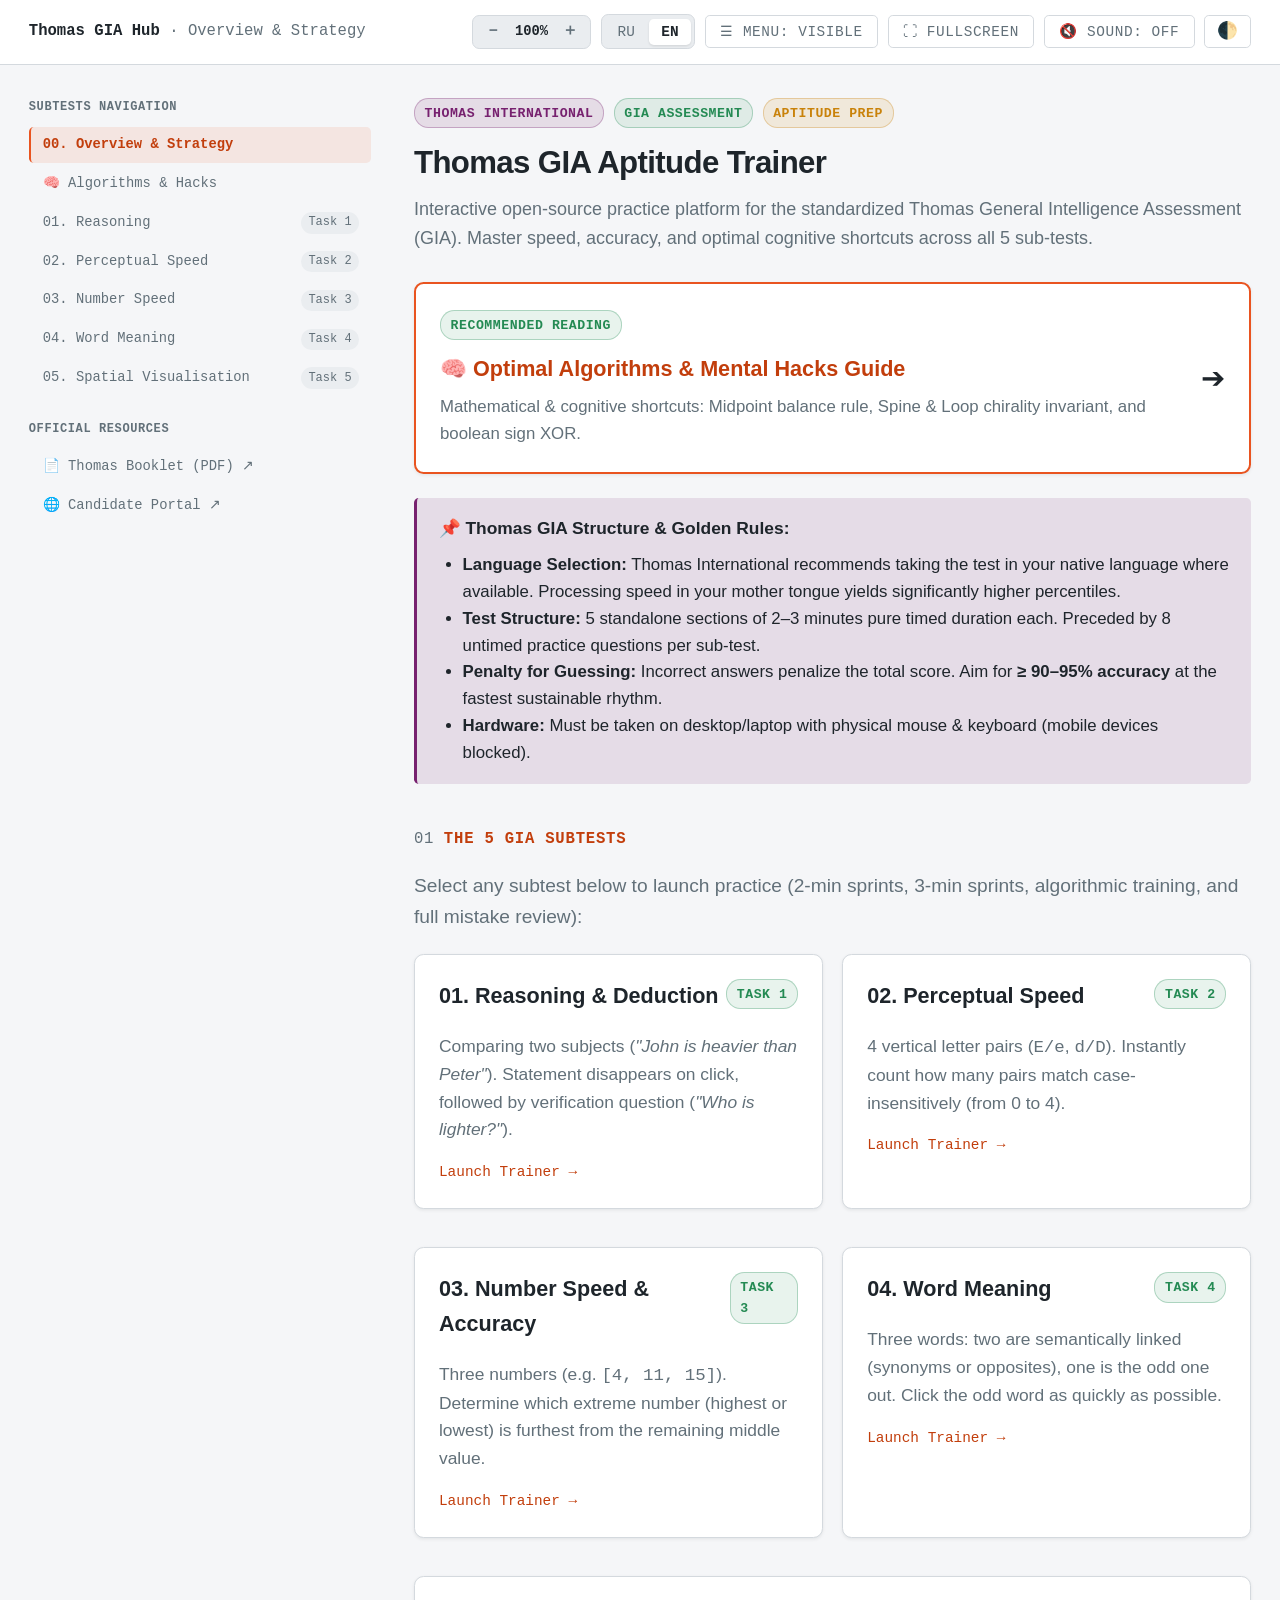
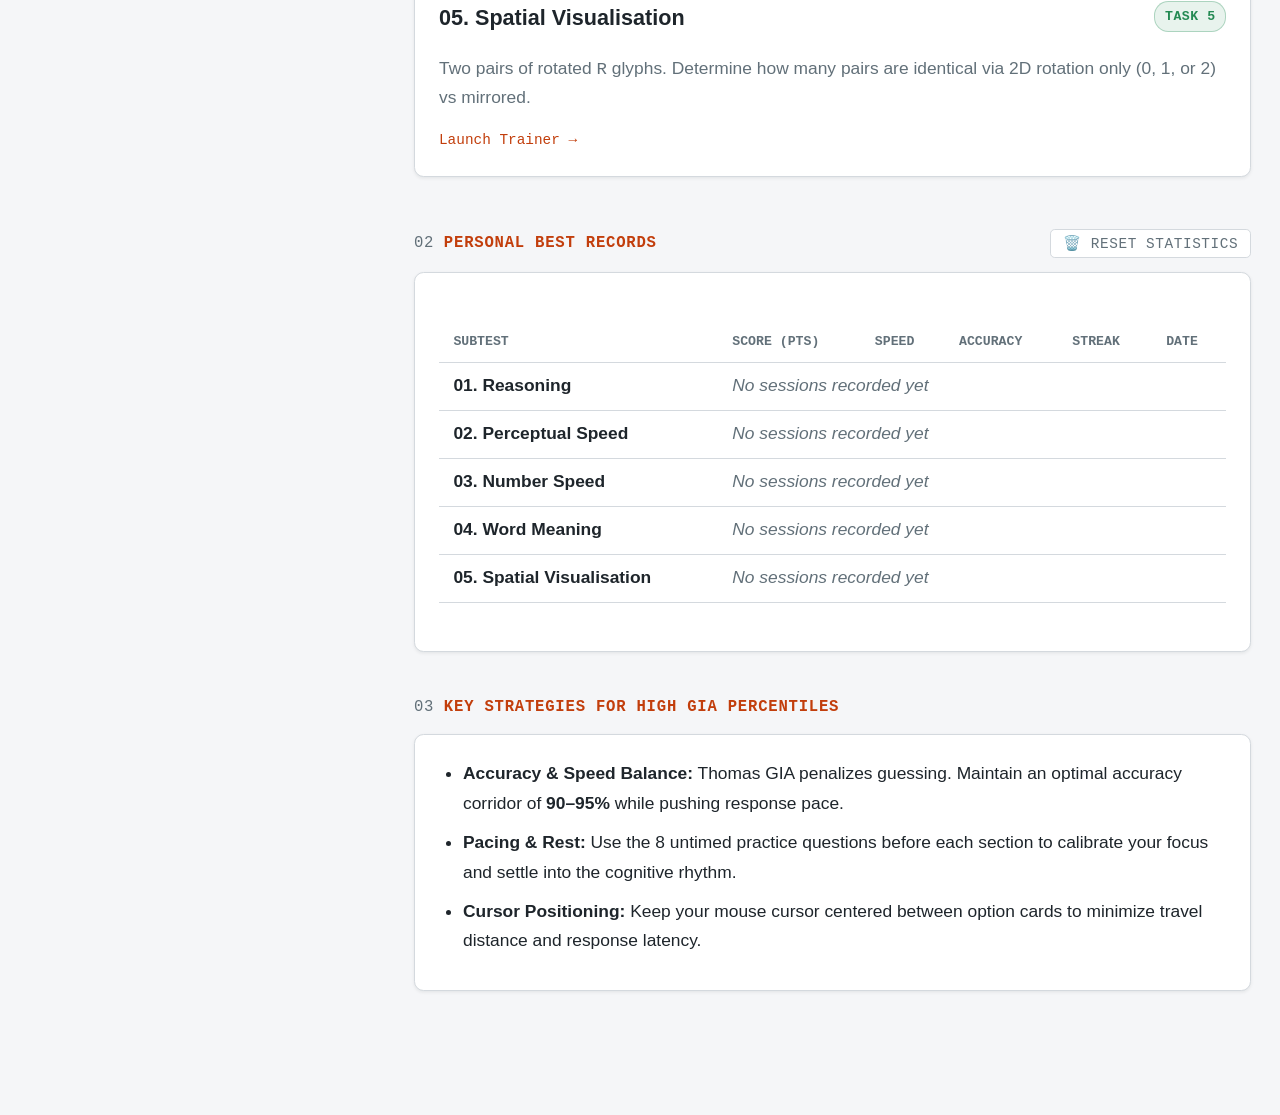
<file: index.html>
<!doctype html>
<html lang="en" data-lang="en">
<head>
  <meta charset="utf-8">
  <meta name="viewport" content="width=device-width, initial-scale=1">
  <title>Thomas GIA Aptitude Trainer — Open Source Preparation Platform</title>
  <link rel="stylesheet" href="style.css">
</head>
<body>

<div class="topbar">
  <div class="crumb">
    <a href="index.html"><b>Thomas GIA Hub</b></a> · 
    <span class="i18n-ru">Главная и стратегия</span>
    <span class="i18n-en">Overview & Strategy</span>
  </div>
  <div class="spacer"></div>
  <div class="topbar-actions">
    <div class="scale-control pill-selector" title="UI Scaling: 50%–150% (Click % to reset 100%)">
      <button class="pill-option btn-scale-down" title="Zoom out">－</button>
      <span class="pill-label scale-value-label" style="cursor: pointer; padding: 2px 4px; user-select: none;">100%</span>
      <button class="pill-option btn-scale-up" title="Zoom in">＋</button>
    </div>
    <div class="pill-selector">
      <button class="pill-option lang-btn" data-lang="ru">RU</button>
      <button class="pill-option lang-btn active" data-lang="en">EN</button>
    </div>
    <button class="navlink btn-sidebar-toggle" title="Toggle Sidebar Menu">☰ Menu: Visible</button>
    <button id="btn-fullscreen-toggle" class="navlink" title="Toggle Fullscreen">⛶ Fullscreen</button>
        <button id="btn-sound-toggle" class="navlink">🔊 Sound</button>
    <button class="theme-toggle" title="Toggle theme">🌓</button>
  </div>
</div>

<div class="shell">
  <aside class="side">
        <div class="grp">
      <span class="grp-label i18n-ru">Разделы GIA</span>
      <span class="grp-label i18n-en">Subtests Navigation</span>
      <a href="index.html" class="active">
        <span class="nav-text">
          <span class="i18n-ru">00. Обзор и стратегия</span>
          <span class="i18n-en">00. Overview & Strategy</span>
        </span>
      </a>
      <a href="algorithms.html" class="">
        <span class="nav-text">
          <span class="i18n-ru">🧠 Алгоритмы и хаки</span>
          <span class="i18n-en">🧠 Algorithms & Hacks</span>
        </span>
      </a>
      <a href="reasoning.html" class="">
        <span class="nav-text">
          <span class="i18n-ru">01. Рассуждения</span>
          <span class="i18n-en">01. Reasoning</span>
        </span>
        <span class="badge">Task 1</span>
      </a>
      <a href="perceptual-speed.html" class="">
        <span class="nav-text">
          <span class="i18n-ru">02. Скорость восприятия</span>
          <span class="i18n-en">02. Perceptual Speed</span>
        </span>
        <span class="badge">Task 2</span>
      </a>
      <a href="number-speed.html" class="">
        <span class="nav-text">
          <span class="i18n-ru">03. Числа и точность</span>
          <span class="i18n-en">03. Number Speed</span>
        </span>
        <span class="badge">Task 3</span>
      </a>
      <a href="word-meaning.html" class="">
        <span class="nav-text">
          <span class="i18n-ru">04. Значение слов</span>
          <span class="i18n-en">04. Word Meaning</span>
        </span>
        <span class="badge">Task 4</span>
      </a>
      <a href="spatial-visualisation.html" class="">
        <span class="nav-text">
          <span class="i18n-ru">05. Пространство</span>
          <span class="i18n-en">05. Spatial Visualisation</span>
        </span>
        <span class="badge">Task 5</span>
      </a>
    </div>

<div class="grp">
      <span class="grp-label i18n-ru">Официальные ресурсы</span>
      <span class="grp-label i18n-en">Official Resources</span>
      <a href="https://www.thomas.co/sites/default/files/2025-03/GIA%20Example%20Booklet_2025.pdf" target="_blank"><span class="nav-text">📄 Thomas Booklet (PDF) ↗</span></a>
      <a href="https://www.thomas.co/thomas-candidate-test" target="_blank"><span class="nav-text">🌐 Candidate Portal ↗</span></a>
    </div>
  </aside>

  <main>
    <div style="display: flex; gap: 8px; align-items: center; margin-bottom: 8px;">
      <span class="chip canonical">Thomas International</span>
      <span class="chip good">GIA Assessment</span>
      <span class="chip warn">Aptitude Prep</span>
    </div>

    <h1 class="page-title">
      <span class="i18n-ru">Тренажёр к тестированию Thomas GIA</span>
      <span class="i18n-en">Thomas GIA Aptitude Trainer</span>
    </h1>
    <p class="page-sub">
      <span class="i18n-ru">
        Интерактивная подготовка к стандартизированному психометрическому тесту способностей (General Intelligence Assessment). Отработка скорости, точности и оптимальных когнитивных алгоритмов для всех 5 субтестов.
      </span>
      <span class="i18n-en">
        Interactive open-source practice platform for the standardized Thomas General Intelligence Assessment (GIA). Master speed, accuracy, and optimal cognitive shortcuts across all 5 sub-tests.
      </span>
    </p>

    <!-- Guide banner -->
    <a href="algorithms.html" class="card" style="display: block; text-decoration: none; color: inherit; border: 2px solid var(--accent); background: var(--surface); margin-bottom: 20px;">
      <div style="display: flex; justify-content: space-between; align-items: center;">
        <div>
          <span class="chip good" style="margin-bottom: 6px;">
            <span class="i18n-ru">Рекомендуется изучить перед стартом</span>
            <span class="i18n-en">Recommended Reading</span>
          </span>
          <h3 style="margin: 4px 0 6px; color: var(--accent-ink);">
            <span class="i18n-ru">🧠 Руководство по оптимальным алгоритмам и ментальным хакам</span>
            <span class="i18n-en">🧠 Optimal Algorithms & Mental Hacks Guide</span>
          </h3>
          <p style="margin: 0; font-size: 14px; color: var(--ink-muted);">
            <span class="i18n-ru">
              Математический разбор 5 субтестов: правило средней точки (Midpoint), топологическая инварианта хиральности (Spine & Loop) и булев XOR.
            </span>
            <span class="i18n-en">
              Mathematical & cognitive shortcuts: Midpoint balance rule, Spine & Loop chirality invariant, and boolean sign XOR.
            </span>
          </p>
        </div>
        <div style="font-size: 24px; margin-left: 16px;">➔</div>
      </div>
    </a>

    <!-- Guidance Callout -->
    <div class="callout canonical">
      <div class="callout-title">
        <span class="i18n-ru">📌 Формат и ключевые правила тестирования Thomas GIA:</span>
        <span class="i18n-en">📌 Thomas GIA Structure & Golden Rules:</span>
      </div>
      <div class="i18n-ru">
        <ul style="margin: 8px 0 0 0; padding-left: 20px; font-size: 14px; line-height: 1.6;">
          <li><b>Язык тестирования:</b> Thomas International рекомендует проходить тест на родном языке. Небольшой выигрыш в скорости восприятия даёт существенный прирост итогового процентиля.</li>
          <li><b>Структура теста:</b> 5 независимых субтестов по 2–3 минуты чистого времени каждый. Перед каждым субтестом предоставляется 8 тренировочных примеров без таймера.</li>
          <li><b>Штраф за ошибки:</b> В GIA используется взвешенный подсчёт баллов (ошибки штрафуют результат). Оптимальный баланс — держать точность <b>≥ 90–95%</b> при высоком темпе.</li>
          <li><b>Устройство:</b> Тест проходится только на компьютере с мышью/клавиатурой (мобильные устройства заблокированы платформой).</li>
        </ul>
      </div>
      <div class="i18n-en">
        <ul style="margin: 8px 0 0 0; padding-left: 20px; font-size: 14px; line-height: 1.6;">
          <li><b>Language Selection:</b> Thomas International recommends taking the test in your native language where available. Processing speed in your mother tongue yields significantly higher percentiles.</li>
          <li><b>Test Structure:</b> 5 standalone sections of 2–3 minutes pure timed duration each. Preceded by 8 untimed practice questions per sub-test.</li>
          <li><b>Penalty for Guessing:</b> Incorrect answers penalize the total score. Aim for <b>≥ 90–95% accuracy</b> at the fastest sustainable rhythm.</li>
          <li><b>Hardware:</b> Must be taken on desktop/laptop with physical mouse & keyboard (mobile devices blocked).</li>
        </ul>
      </div>
    </div>

    <!-- The 5 Sub-tests Grid -->
    <h2>
      <span class="n">01</span>
      <span class="i18n-ru">Пять субтестов Thomas GIA</span>
      <span class="i18n-en">The 5 GIA Subtests</span>
    </h2>
    <p style="color: var(--ink-muted); margin-bottom: 18px;">
      <span class="i18n-ru">
        Нажмите на карточку любого субтеста, чтобы запустить тренировку (доступны спринты на 2 мин, 3 мин, алгоритмические режимы и разбор ошибок):
      </span>
      <span class="i18n-en">
        Select any subtest below to launch practice (2-min sprints, 3-min sprints, algorithmic training, and full mistake review):
      </span>
    </p>

    <div class="grid cols-2">
      <a class="card" href="reasoning.html" style="color: inherit; text-decoration: none;">
        <div style="display: flex; justify-content: space-between; align-items: flex-start; margin-bottom: 8px;">
          <h3>
            <span class="i18n-ru">01. Reasoning (Логика и рассуждения)</span>
            <span class="i18n-en">01. Reasoning & Deduction</span>
          </h3>
          <span class="chip good">Task 1</span>
        </div>
        <p class="i18n-ru">
          Сравнение двух объектов (<i>«Иван тяжелее Петра»</i>). Утверждение исчезает при нажатии кнопки, затем появляется контрольный вопрос (<i>«Кто легче?»</i>).
        </p>
        <p class="i18n-en">
          Comparing two subjects (<i>"John is heavier than Peter"</i>). Statement disappears on click, followed by verification question (<i>"Who is lighter?"</i>).
        </p>
        <div style="margin-top: 14px; font-family: ui-monospace, monospace; font-size: 12px; color: var(--accent-ink);">
          <span class="i18n-ru">Запустить тренировку →</span>
          <span class="i18n-en">Launch Trainer →</span>
        </div>
      </a>

      <a class="card" href="perceptual-speed.html" style="color: inherit; text-decoration: none;">
        <div style="display: flex; justify-content: space-between; align-items: flex-start; margin-bottom: 8px;">
          <h3>
            <span class="i18n-ru">02. Perceptual Speed (Скорость восприятия)</span>
            <span class="i18n-en">02. Perceptual Speed</span>
          </h3>
          <span class="chip good">Task 2</span>
        </div>
        <p class="i18n-ru">
          4 пары букв в столбцах (<code>Е/е</code>, <code>д/Д</code>). Нужно мгновенно подсчитать, сколько пар содержат одинаковые буквы независимо от регистра (от 0 до 4).
        </p>
        <p class="i18n-en">
          4 vertical letter pairs (<code>E/e</code>, <code>d/D</code>). Instantly count how many pairs match case-insensitively (from 0 to 4).
        </p>
        <div style="margin-top: 14px; font-family: ui-monospace, monospace; font-size: 12px; color: var(--accent-ink);">
          <span class="i18n-ru">Запустить тренировку →</span>
          <span class="i18n-en">Launch Trainer →</span>
        </div>
      </a>

      <a class="card" href="number-speed.html" style="color: inherit; text-decoration: none;">
        <div style="display: flex; justify-content: space-between; align-items: flex-start; margin-bottom: 8px;">
          <h3>
            <span class="i18n-ru">03. Number Speed & Accuracy (Числа)</span>
            <span class="i18n-en">03. Number Speed & Accuracy</span>
          </h3>
          <span class="chip good">Task 3</span>
        </div>
        <p class="i18n-ru">
          Тройка чисел (например, <code>[4, 11, 15]</code>). Нужно определить, какое из крайних чисел (наибольшее или наименьшее) дальше от оставшегося третьего.
        </p>
        <p class="i18n-en">
          Three numbers (e.g. <code>[4, 11, 15]</code>). Determine which extreme number (highest or lowest) is furthest from the remaining middle value.
        </p>
        <div style="margin-top: 14px; font-family: ui-monospace, monospace; font-size: 12px; color: var(--accent-ink);">
          <span class="i18n-ru">Запустить тренировку →</span>
          <span class="i18n-en">Launch Trainer →</span>
        </div>
      </a>

      <a class="card" href="word-meaning.html" style="color: inherit; text-decoration: none;">
        <div style="display: flex; justify-content: space-between; align-items: flex-start; margin-bottom: 8px;">
          <h3>
            <span class="i18n-ru">04. Word Meaning (Значение слов)</span>
            <span class="i18n-en">04. Word Meaning</span>
          </h3>
          <span class="chip good">Task 4</span>
        </div>
        <p class="i18n-ru">
          Тройка слов: два слова связаны по смыслу (синонимы или антонимы), а третье лишнее. Нужно максимально быстро нажать на лишнее слово.
        </p>
        <p class="i18n-en">
          Three words: two are semantically linked (synonyms or opposites), one is the odd one out. Click the odd word as quickly as possible.
        </p>
        <div style="margin-top: 14px; font-family: ui-monospace, monospace; font-size: 12px; color: var(--accent-ink);">
          <span class="i18n-ru">Запустить тренировку →</span>
          <span class="i18n-en">Launch Trainer →</span>
        </div>
      </a>

      <a class="card" href="spatial-visualisation.html" style="color: inherit; text-decoration: none; grid-column: 1 / -1;">
        <div style="display: flex; justify-content: space-between; align-items: flex-start; margin-bottom: 8px;">
          <h3>
            <span class="i18n-ru">05. Spatial Visualisation (Пространственное мышление)</span>
            <span class="i18n-en">05. Spatial Visualisation</span>
          </h3>
          <span class="chip good">Task 5</span>
        </div>
        <p class="i18n-ru">
          Две пары символов <code>R</code> под разными углами вращения. Нужно определить, сколько пар совпадают только поворотом (0, 1 или 2), а не зеркальным отражением.
        </p>
        <p class="i18n-en">
          Two pairs of rotated <code>R</code> glyphs. Determine how many pairs are identical via 2D rotation only (0, 1, or 2) vs mirrored.
        </p>
        <div style="margin-top: 14px; font-family: ui-monospace, monospace; font-size: 12px; color: var(--accent-ink);">
          <span class="i18n-ru">Запустить тренировку →</span>
          <span class="i18n-en">Launch Trainer →</span>
        </div>
      </a>
    </div>

    <!-- Personal Records Dashboard -->
    <div style="display: flex; justify-content: space-between; align-items: center; margin-top: 28px; margin-bottom: 12px;">
      <h2 style="margin: 0;">
        <span class="n">02</span>
        <span class="i18n-ru">Ваши лучшие результаты в тренажере</span>
        <span class="i18n-en">Personal Best Records</span>
      </h2>
      <button id="btn-reset-stats" class="navlink" style="font-size: 12px; cursor: pointer; padding: 4px 10px; border-radius: 4px;">
        🗑️ <span class="i18n-ru">Очистить статистику</span><span class="i18n-en">Reset Statistics</span>
      </button>
    </div>

    <div class="card">
      <div class="overflow">
        <table class="results-table" id="high-scores-table">
          <thead>
            <tr>
              <th><span class="i18n-ru">Субтест</span><span class="i18n-en">Subtest</span></th>
              <th><span class="i18n-ru">Балл GIA (pts)</span><span class="i18n-en">Score (pts)</span></th>
              <th><span class="i18n-ru">Скорость</span><span class="i18n-en">Speed</span></th>
              <th><span class="i18n-ru">Точность</span><span class="i18n-en">Accuracy</span></th>
              <th><span class="i18n-ru">Рекордная серия</span><span class="i18n-en">Streak</span></th>
              <th><span class="i18n-ru">Дата</span><span class="i18n-en">Date</span></th>
            </tr>
          </thead>
          <tbody id="high-scores-body">
            <!-- Populated via JavaScript -->
          </tbody>
        </table>
      </div>
    </div>

    <!-- Strategy Summary -->
    <h2>
      <span class="n">03</span>
      <span class="i18n-ru">Главные правила высокого процентиля GIA</span>
      <span class="i18n-en">Key Strategies for High GIA Percentiles</span>
    </h2>
    <div class="card">
      <ul style="margin: 0; padding-left: 20px; font-size: 14.5px; line-height: 1.7;">
        <li style="margin-bottom: 8px;">
          <b><span class="i18n-ru">Баланс точности и скорости:</span><span class="i18n-en">Accuracy & Speed Balance:</span></b> 
          <span class="i18n-ru">В Thomas GIA используется штраф за угадывание (неверные ответы вычитаются). Идеальный целевой коридор — <b>90–95% точности</b> при максимально быстром темпе.</span>
          <span class="i18n-en">Thomas GIA penalizes guessing. Maintain an optimal accuracy corridor of <b>90–95%</b> while pushing response pace.</span>
        </li>
        <li style="margin-bottom: 8px;">
          <b><span class="i18n-ru">Управляйте паузами между блоками:</span><span class="i18n-en">Pacing & Rest:</span></b> 
          <span class="i18n-ru">Перед каждым из пяти субтестов система Thomas даёт 8 тренировочных примеров без таймера. Используйте их, чтобы настроить глазомер и войти в ритм.</span>
          <span class="i18n-en">Use the 8 untimed practice questions before each section to calibrate your focus and settle into the cognitive rhythm.</span>
        </li>
        <li style="margin-bottom: 8px;">
          <b><span class="i18n-ru">Позиционирование курсора:</span><span class="i18n-en">Cursor Positioning:</span></b> <span class="i18n-ru">Держите курсор мыши ближе к центру вариантов между вопросами, чтобы минимизировать расстояние перемещения мыши.</span><span class="i18n-en">Keep your mouse cursor centered between option cards to minimize travel distance and response latency.</span></li>
      </ul>
    </div>
  </main>
</div>

<script src="trainer-core.js"></script>
<script>
  function renderHighScores() {
    const tests = [
      { id: 'reasoning', ru: '01. Рассуждения (Reasoning)', en: '01. Reasoning' },
      { id: 'perceptual_speed', ru: '02. Скорость восприятия (Perceptual Speed)', en: '02. Perceptual Speed' },
      { id: 'number_speed', ru: '03. Числа и точность (Number Speed)', en: '03. Number Speed' },
      { id: 'word_meaning', ru: '04. Значение слов (Word Meaning)', en: '04. Word Meaning' },
      { id: 'spatial_visualisation', ru: '05. Пространство (Spatial Visualisation)', en: '05. Spatial Visualisation' }
    ];

    const tbody = document.getElementById('high-scores-body');
    if (!tbody) return;
    const lang = getGlobalLanguage();

    tbody.innerHTML = tests.map(t => {
      const data = JSON.parse(localStorage.getItem(`gia_best_${t.id}`) || 'null');
      const name = lang === 'ru' ? t.ru : t.en;
      if (!data) {
        return `
          <tr>
            <td><b>${name}</b></td>
            <td colspan="5" style="color: var(--ink-muted); font-style: italic;">
              ${lang === 'ru' ? 'Нет завершённых попыток' : 'No sessions recorded yet'}
            </td>
          </tr>
        `;
      }
      return `
        <tr>
          <td><b>${name}</b></td>
          <td><b style="color: var(--accent-ink);">${data.effectiveScore || 0}</b></td>
          <td>${data.itemsPerMin || 0} ${lang === 'ru' ? '/мин' : '/min'}</td>
          <td>${data.accuracy || 0}%</td>
          <td>${data.bestStreak || 0}</td>
          <td>${data.date || '-'}</td>
        </tr>
      `;
    }).join('');
  }

  document.addEventListener('DOMContentLoaded', () => {
    renderHighScores();

    const resetBtn = document.getElementById('btn-reset-stats');
    if (resetBtn) {
      resetBtn.addEventListener('click', () => {
        const lang = getGlobalLanguage();
        const msg = lang === 'ru' ? 'Сбросить все сохранённые рекорды?' : 'Reset all saved statistics?';
        if (confirm(msg)) {
          ['reasoning', 'perceptual_speed', 'number_speed', 'word_meaning', 'spatial_visualisation'].forEach(id => {
            localStorage.removeItem(`gia_best_${id}`);
          });
          renderHighScores();
        }
      });
    }
  });

  window.addEventListener('gia-lang-change', renderHighScores);
</script>
</body>
</html>
</file>
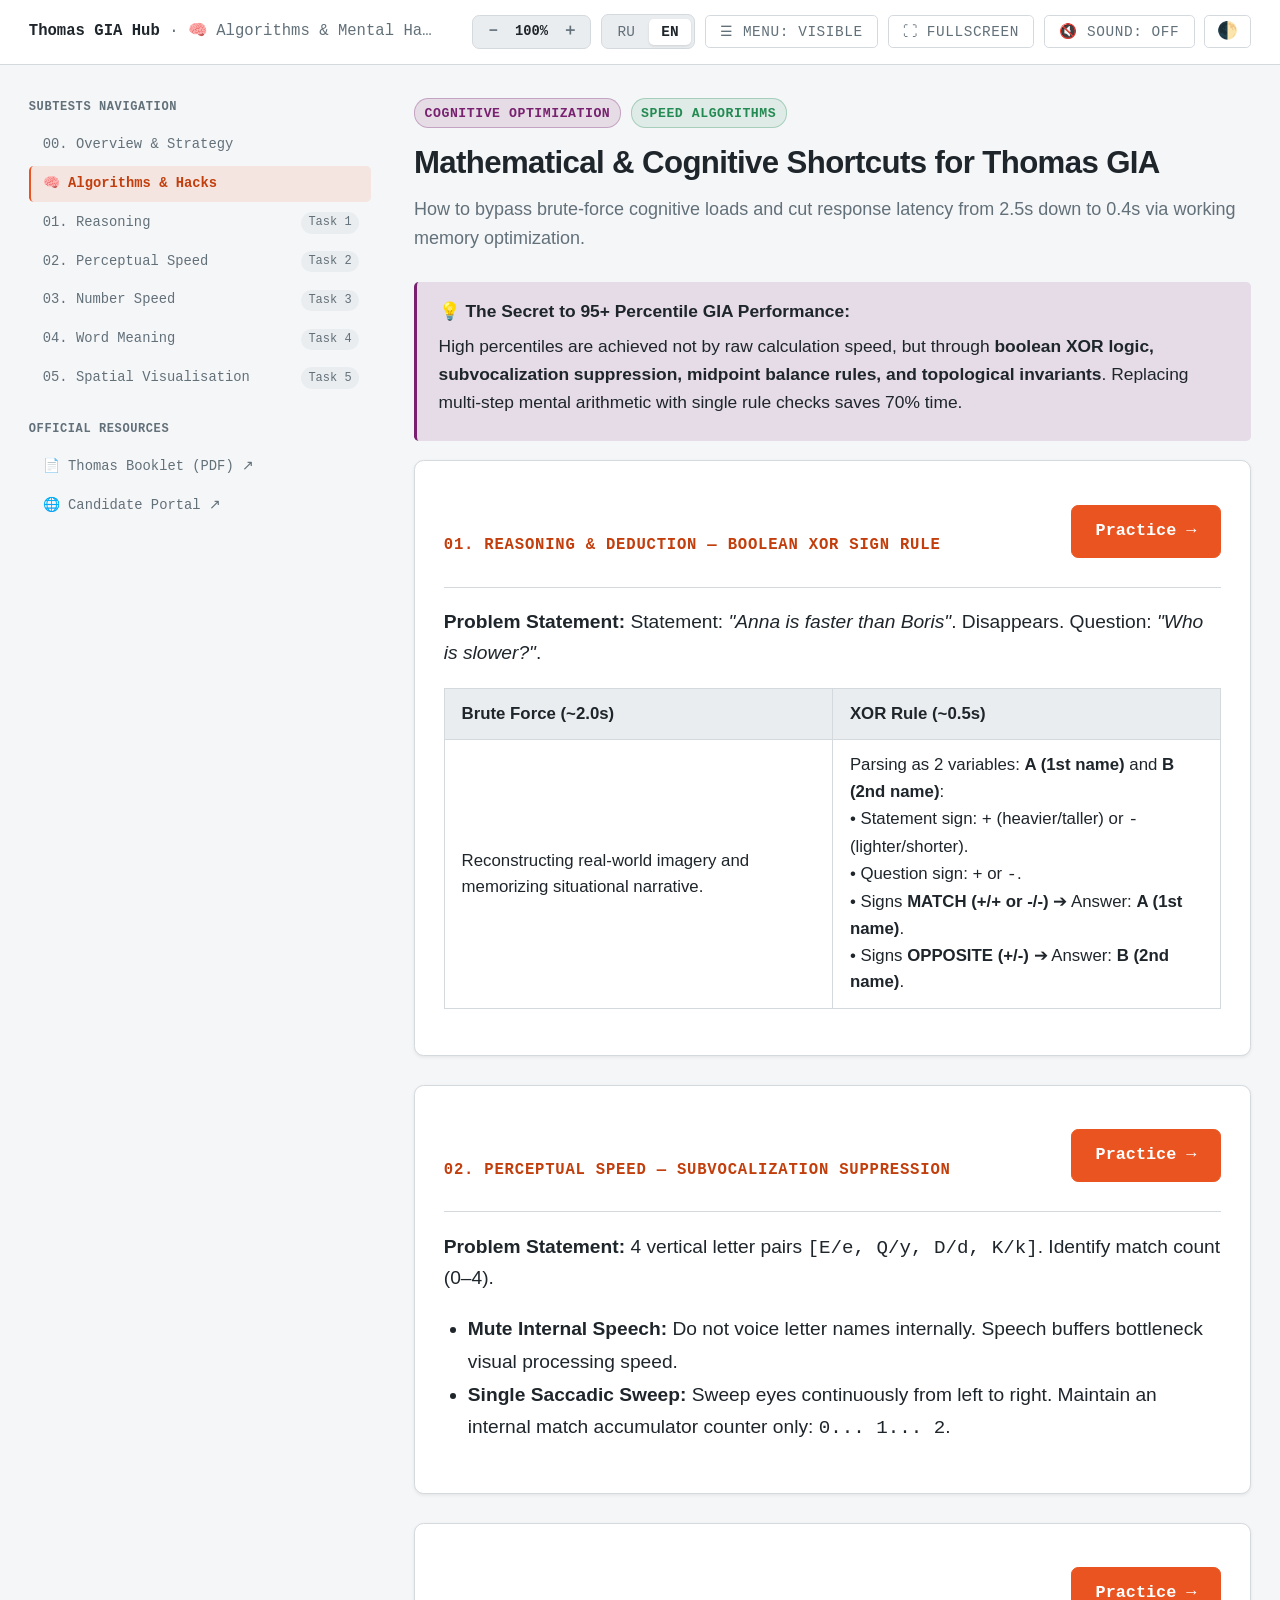
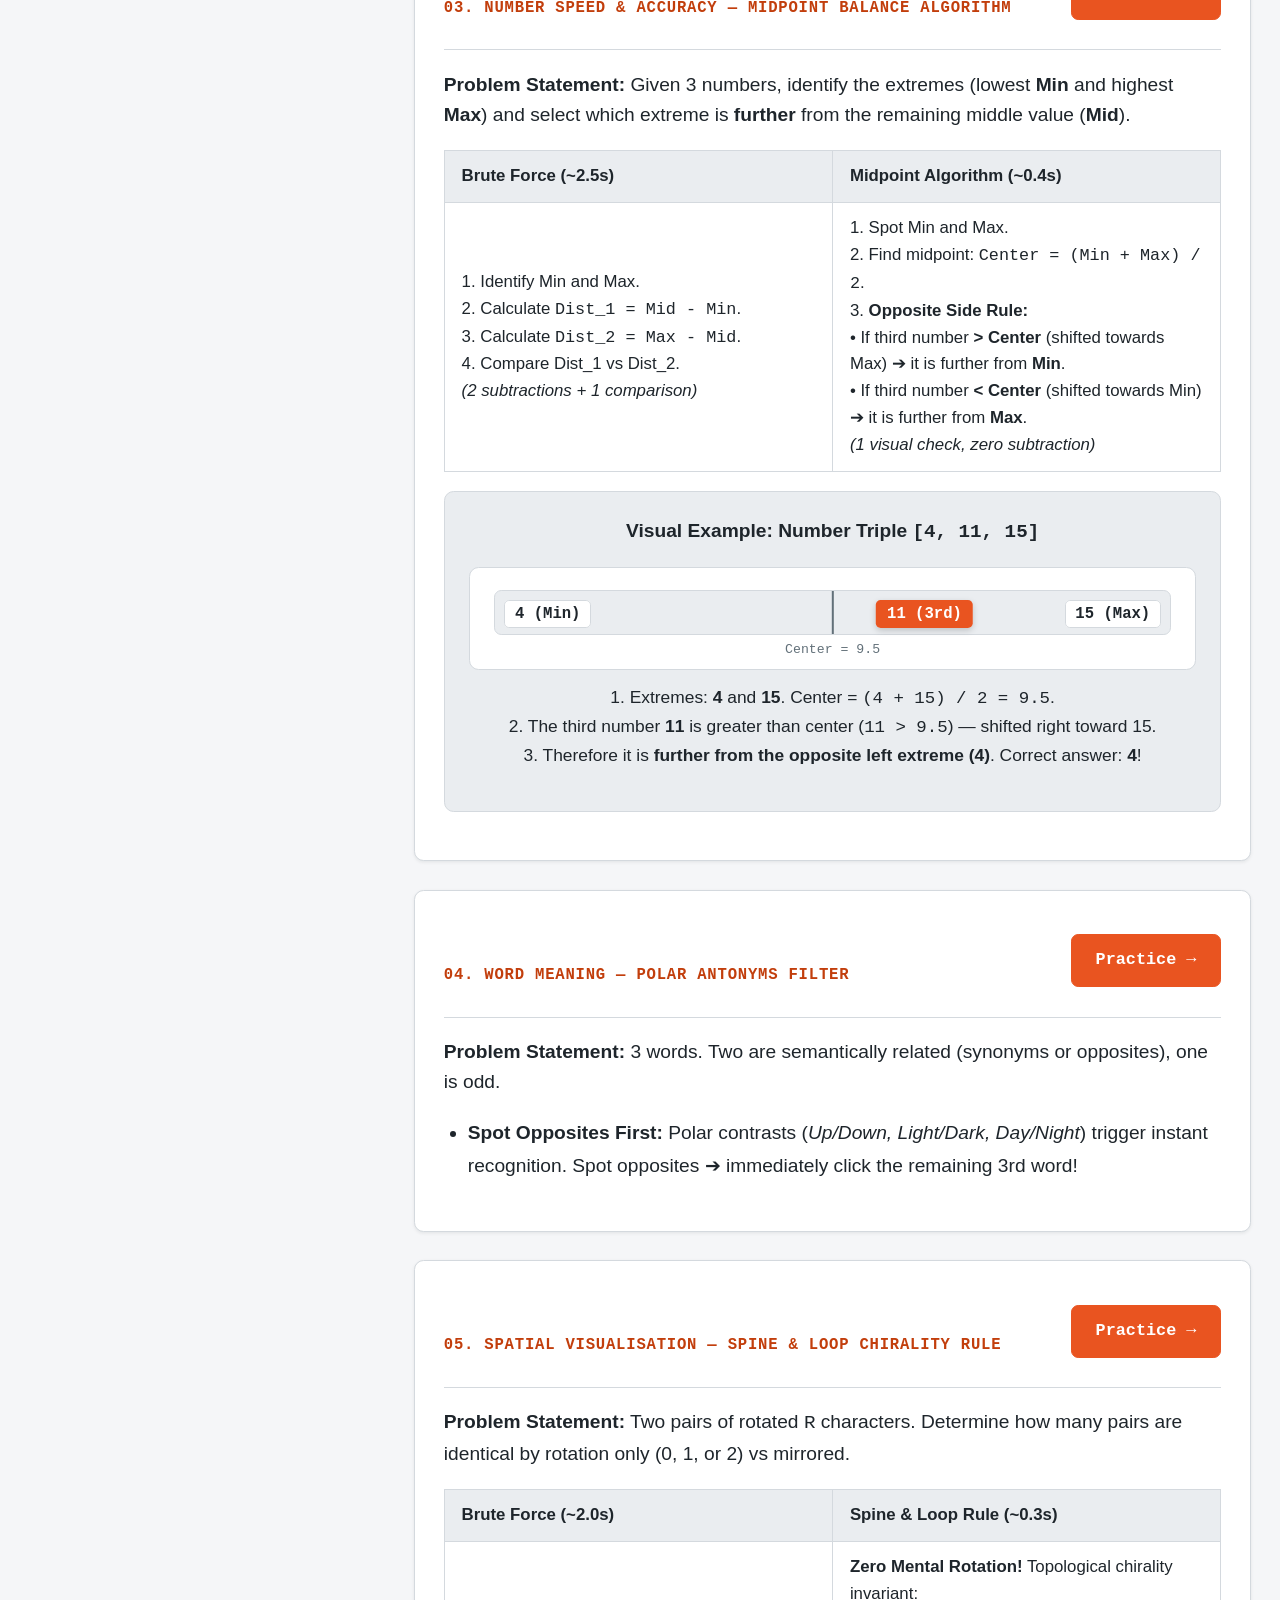
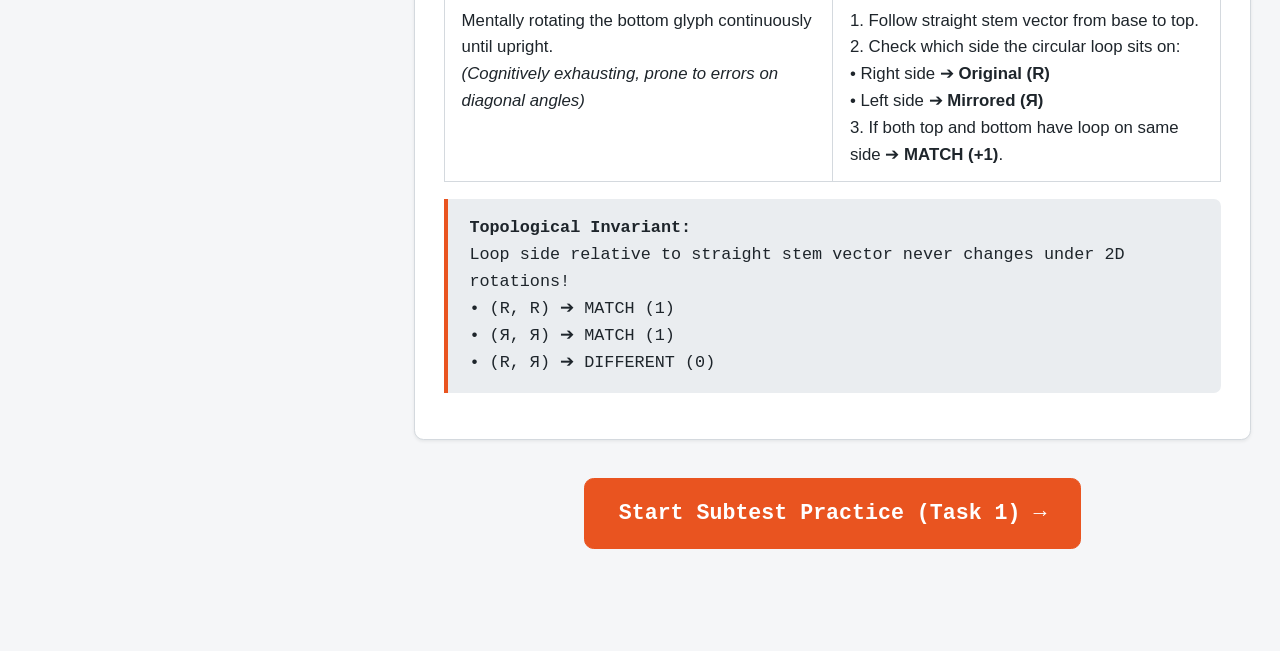
<file: algorithms.html>
<!doctype html>
<html lang="en" data-lang="en">
<head>
  <meta charset="utf-8">
  <meta name="viewport" content="width=device-width, initial-scale=1">
  <title>GIA Optimal Algorithms & Mental Hacks — Thomas GIA Trainer</title>
  <link rel="stylesheet" href="style.css">
  <style>
    .algo-card {
      background: var(--surface);
      border: 1px solid var(--border);
      border-radius: 8px;
      padding: 24px;
      margin-bottom: 24px;
      box-shadow: var(--shadow);
    }
    .algo-header {
      display: flex;
      justify-content: space-between;
      align-items: center;
      margin-bottom: 16px;
      border-bottom: 1px solid var(--border);
      padding-bottom: 12px;
      flex-wrap: wrap;
      gap: 10px;
    }
    .math-box {
      background: var(--surface-2);
      border-left: 4px solid var(--accent);
      padding: 14px 18px;
      border-radius: 0 6px 6px 0;
      font-family: ui-monospace, monospace;
      margin: 14px 0;
      font-size: 14px;
      line-height: 1.6;
    }
    .compare-table {
      width: 100%;
      border-collapse: collapse;
      margin: 14px 0;
      font-size: 14px;
    }
    .compare-table th, .compare-table td {
      border: 1px solid var(--border);
      padding: 10px 14px;
      text-align: left;
    }
    .compare-table th {
      background: var(--surface-2);
    }
    .visual-axis-demo {
      background: var(--surface-2);
      border: 1px solid var(--border);
      border-radius: 8px;
      padding: 20px;
      margin: 16px 0;
      text-align: center;
    }
  </style>
</head>
<body>

<div class="topbar">
  <div class="crumb">
    <a href="index.html"><b>Thomas GIA Hub</b></a> · 
    <span class="i18n-ru">🧠 Руководство по оптимальным алгоритмам</span>
    <span class="i18n-en">🧠 Algorithms & Mental Hacks Guide</span>
  </div>
  <div class="spacer"></div>
  <div class="topbar-actions">
    <div class="scale-control pill-selector" title="UI Scaling: 50%–150% (Click % to reset 100%)">
      <button class="pill-option btn-scale-down" title="Zoom out">－</button>
      <span class="pill-label scale-value-label" style="cursor: pointer; padding: 2px 4px; user-select: none;">100%</span>
      <button class="pill-option btn-scale-up" title="Zoom in">＋</button>
    </div>
    <div class="pill-selector">
      <button class="pill-option lang-btn" data-lang="ru">RU</button>
      <button class="pill-option lang-btn active" data-lang="en">EN</button>
    </div>
    <button class="navlink btn-sidebar-toggle" title="Toggle Sidebar Menu">☰ Menu: Visible</button>
    <button id="btn-fullscreen-toggle" class="navlink" title="Toggle Fullscreen">⛶ Fullscreen</button>
        <button id="btn-sound-toggle" class="navlink">🔊 Sound</button>
    <button class="theme-toggle" title="Toggle theme">🌓</button>
  </div>
</div>

<div class="shell">
  <aside class="side">
    <div class="grp">
      <span class="grp-label i18n-ru">Разделы GIA</span>
      <span class="grp-label i18n-en">Subtests Navigation</span>
      <a href="index.html">
        <span class="nav-text">
          <span class="i18n-ru">00. Обзор и стратегия</span>
          <span class="i18n-en">00. Overview & Strategy</span>
        </span>
      </a>
      <a href="algorithms.html" class="active">
        <span class="nav-text">
          <span class="i18n-ru">🧠 Алгоритмы и хаки</span>
          <span class="i18n-en">🧠 Algorithms & Hacks</span>
        </span>
      </a>
      <a href="reasoning.html">
        <span class="nav-text">
          <span class="i18n-ru">01. Рассуждения</span>
          <span class="i18n-en">01. Reasoning</span>
        </span>
        <span class="badge">Task 1</span>
      </a>
      <a href="perceptual-speed.html">
        <span class="nav-text">
          <span class="i18n-ru">02. Скорость восприятия</span>
          <span class="i18n-en">02. Perceptual Speed</span>
        </span>
        <span class="badge">Task 2</span>
      </a>
      <a href="number-speed.html">
        <span class="nav-text">
          <span class="i18n-ru">03. Числа и точность</span>
          <span class="i18n-en">03. Number Speed</span>
        </span>
        <span class="badge">Task 3</span>
      </a>
      <a href="word-meaning.html">
        <span class="nav-text">
          <span class="i18n-ru">04. Значение слов</span>
          <span class="i18n-en">04. Word Meaning</span>
        </span>
        <span class="badge">Task 4</span>
      </a>
      <a href="spatial-visualisation.html">
        <span class="nav-text">
          <span class="i18n-ru">05. Пространство</span>
          <span class="i18n-en">05. Spatial Visualisation</span>
        </span>
        <span class="badge">Task 5</span>
      </a>
    </div>

    <div class="grp">
      <span class="grp-label i18n-ru">Официальные ресурсы</span>
      <span class="grp-label i18n-en">Official Resources</span>
      <a href="https://www.thomas.co/sites/default/files/2025-03/GIA%20Example%20Booklet_2025.pdf" target="_blank"><span class="nav-text">📄 Thomas Booklet (PDF) ↗</span></a>
      <a href="https://www.thomas.co/thomas-candidate-test" target="_blank"><span class="nav-text">🌐 Candidate Portal ↗</span></a>
    </div>
  </aside>

  <main>
    <div style="display: flex; gap: 8px; align-items: center; margin-bottom: 8px;">
      <span class="chip canonical">Cognitive Optimization</span>
      <span class="chip good">Speed Algorithms</span>
    </div>

    <h1 class="page-title">
      <span class="i18n-ru">Математические и когнитивные алгоритмы Thomas GIA</span>
      <span class="i18n-en">Mathematical & Cognitive Shortcuts for Thomas GIA</span>
    </h1>
    <p class="page-sub">
      <span class="i18n-ru">
        Как перестать решать задачи «в лоб» и сократить время реакции с 2.5 секунд до 0.4 секунды за счёт минимизации количества операций в рабочей памяти.
      </span>
      <span class="i18n-en">
        How to bypass brute-force cognitive loads and cut response latency from 2.5s down to 0.4s via working memory optimization.
      </span>
    </p>

    <!-- Strategy Summary Callout -->
    <div class="callout canonical">
      <div class="callout-title">
        <span class="i18n-ru">💡 В чём главный секрет высоких баллов (95+ процентиль) на GIA?</span>
        <span class="i18n-en">💡 The Secret to 95+ Percentile GIA Performance:</span>
      </div>
      <p style="margin: 6px 0;" class="i18n-ru">
        В Thomas GIA побеждает не тот, кто быстрее считает в уме столбиком или крутит картинки, а тот, кто использует <b>булеву логику, подавление субвокализации, правило средней точки и топологические инварианты</b>.
        Замена сложных вычислений простыми визуальными правилами экономит 70% времени и предотвращает усталость мозга.
      </p>
      <p style="margin: 6px 0;" class="i18n-en">
        High percentiles are achieved not by raw calculation speed, but through <b>boolean XOR logic, subvocalization suppression, midpoint balance rules, and topological invariants</b>. Replacing multi-step mental arithmetic with single rule checks saves 70% time.
      </p>
    </div>

    <!-- Section 1: Reasoning -->
    <div class="algo-card" id="algo-reasoning">
      <div class="algo-header">
        <h2>
          <span class="i18n-ru">01. Reasoning (Рассуждения) — Правило логического XOR</span>
          <span class="i18n-en">01. Reasoning & Deduction — Boolean XOR Sign Rule</span>
        </h2>
        <a href="reasoning.html" class="btn btn-primary">
          <span class="i18n-ru">Тренировать →</span>
          <span class="i18n-en">Practice →</span>
        </a>
      </div>

      <p class="i18n-ru"><b>Формулировка задачи:</b> Утверждение: <i>«Анна быстрее Бориса»</i>. Утверждение исчезает. Вопрос: <i>«Кто медленнее?»</i>.</p>
      <p class="i18n-en"><b>Problem Statement:</b> Statement: <i>"Anna is faster than Boris"</i>. Disappears. Question: <i>"Who is slower?"</i>.</p>

      <table class="compare-table">
        <tr>
          <th style="width: 50%;">
            <span class="i18n-ru">Метод «в лоб» (~2.0 сек)</span>
            <span class="i18n-en">Brute Force (~2.0s)</span>
          </th>
          <th style="width: 50%;">
            <span class="i18n-ru">Правило XOR (~0.5 сек)</span>
            <span class="i18n-en">XOR Rule (~0.5s)</span>
          </th>
        </tr>
        <tr>
          <td>
            <span class="i18n-ru">Реконструировать в воображении жизненную сцену, запоминать визуальные образы.</span>
            <span class="i18n-en">Reconstructing real-world imagery and memorizing situational narrative.</span>
          </td>
          <td>
            <div class="i18n-ru">
              Парсинг как 2 переменных: <b>A (первое имя)</b> и <b>B (второе имя)</b>:<br>
              • Знак утверждения: <code>+</code> (тяжелее/выше) или <code>-</code> (легче/ниже).<br>
              • Знак вопроса: <code>+</code> или <code>-</code>.<br>
              • Знаки <b>СОВПАЛИ (+ и + или - и -)</b> ➔ Ответ: <b>A (первое имя)</b>.<br>
              • Знаки <b>РАЗНЫЕ (+ и -)</b> ➔ Ответ: <b>B (второе имя)</b>.
            </div>
            <div class="i18n-en">
              Parsing as 2 variables: <b>A (1st name)</b> and <b>B (2nd name)</b>:<br>
              • Statement sign: <code>+</code> (heavier/taller) or <code>-</code> (lighter/shorter).<br>
              • Question sign: <code>+</code> or <code>-</code>.<br>
              • Signs <b>MATCH (+/+ or -/-)</b> ➔ Answer: <b>A (1st name)</b>.<br>
              • Signs <b>OPPOSITE (+/-)</b> ➔ Answer: <b>B (2nd name)</b>.
            </div>
          </td>
        </tr>
      </table>
    </div>

    <!-- Section 2: Perceptual Speed -->
    <div class="algo-card" id="algo-perceptual">
      <div class="algo-header">
        <h2>
          <span class="i18n-ru">02. Perceptual Speed (Скорость восприятия) — Подавление субвокализации</span>
          <span class="i18n-en">02. Perceptual Speed — Subvocalization Suppression</span>
        </h2>
        <a href="perceptual-speed.html" class="btn btn-primary">
          <span class="i18n-ru">Тренировать →</span>
          <span class="i18n-en">Practice →</span>
        </a>
      </div>

      <p class="i18n-ru"><b>Формулировка задачи:</b> 4 вертикальные пары букв <code>[Е/е, П/у, Д/д, К/к]</code>. Указать число совпадений (0–4).</p>
      <p class="i18n-en"><b>Problem Statement:</b> 4 vertical letter pairs <code>[E/e, Q/y, D/d, K/k]</code>. Identify match count (0–4).</p>

      <ul style="padding-left: 20px; line-height: 1.7;">
        <li>
          <b><span class="i18n-ru">Запрет внутреннего голоса:</span><span class="i18n-en">Mute Internal Speech:</span></b> 
          <span class="i18n-ru">Не проговаривайте буквы про себя. Внутренняя речь ограничена скоростью 150–200 слов/мин.</span>
          <span class="i18n-en">Do not voice letter names internally. Speech buffers bottleneck visual processing speed.</span>
        </li>
        <li>
          <b><span class="i18n-ru">Единая саккада глаз:</span><span class="i18n-en">Single Saccadic Sweep:</span></b> 
          <span class="i18n-ru">Взгляд скользит слева направо единым движением. В памяти накапливается только счетчик: <code>0... 1... 2</code>.</span>
          <span class="i18n-en">Sweep eyes continuously from left to right. Maintain an internal match accumulator counter only: <code>0... 1... 2</code>.</span>
        </li>
      </ul>
    </div>

    <!-- Section 3: Number Speed -->
    <div class="algo-card" id="algo-number">
      <div class="algo-header">
        <h2>
          <span class="i18n-ru">03. Number Speed & Accuracy (Числа) — Алгоритм средней точки (Midpoint)</span>
          <span class="i18n-en">03. Number Speed & Accuracy — Midpoint Balance Algorithm</span>
        </h2>
        <a href="number-speed.html" class="btn btn-primary">
          <span class="i18n-ru">Тренировать →</span>
          <span class="i18n-en">Practice →</span>
        </a>
      </div>

      <p class="i18n-ru"><b>Формулировка задачи:</b> В карточке даны 3 числа. Нужно найти крайние (наименьшее <b>Min</b> и наибольшее <b>Max</b>) и определить, какое из них <b>дальше</b> от оставшегося третьего числа (<b>Mid</b>).</p>
      <p class="i18n-en"><b>Problem Statement:</b> Given 3 numbers, identify the extremes (lowest <b>Min</b> and highest <b>Max</b>) and select which extreme is <b>further</b> from the remaining middle value (<b>Mid</b>).</p>

      <table class="compare-table">
        <tr>
          <th style="width: 50%;">
            <span class="i18n-ru">Метод «в лоб» (Медленно: ~2.5 сек)</span>
            <span class="i18n-en">Brute Force (~2.5s)</span>
          </th>
          <th style="width: 50%;">
            <span class="i18n-ru">Алгоритм средней точки (Быстро: ~0.4 сек)</span>
            <span class="i18n-en">Midpoint Algorithm (~0.4s)</span>
          </th>
        </tr>
        <tr>
          <td>
            <div class="i18n-ru">
              1. Найти Min и Max.<br>
              2. Вычесть: <code>Расстояние_1 = Mid - Min</code>.<br>
              3. Вычесть: <code>Расстояние_2 = Max - Mid</code>.<br>
              4. Сравнить Расстояние_1 и Расстояние_2.<br>
              <i>(2 вычитания в уме и 1 сравнение)</i>
            </div>
            <div class="i18n-en">
              1. Identify Min and Max.<br>
              2. Calculate <code>Dist_1 = Mid - Min</code>.<br>
              3. Calculate <code>Dist_2 = Max - Mid</code>.<br>
              4. Compare Dist_1 vs Dist_2.<br>
              <i>(2 subtractions + 1 comparison)</i>
            </div>
          </td>
          <td>
            <div class="i18n-ru">
              1. Найти крайние числа Min и Max.<br>
              2. Найти середину между ними: <code>Центр = (Min + Max) / 2</code>.<br>
              3. <b>Правило противоположности:</b><br>
              • Если третье число <b>БОЛЬШЕ центра</b> (сдвинуто вправо, к Max) ➔ значит оно дальше от <b>Min (левого края)</b>.<br>
              • Если третье число <b>МЕНЬШЕ центра</b> (сдвинуто влево, к Min) ➔ значит оно дальше от <b>Max (правого края)</b>.<br>
              <i>(1 быстрый глазомер без вычитаний!)</i>
            </div>
            <div class="i18n-en">
              1. Spot Min and Max.<br>
              2. Find midpoint: <code>Center = (Min + Max) / 2</code>.<br>
              3. <b>Opposite Side Rule:</b><br>
              • If third number <b>> Center</b> (shifted towards Max) ➔ it is further from <b>Min</b>.<br>
              • If third number <b>< Center</b> (shifted towards Min) ➔ it is further from <b>Max</b>.<br>
              <i>(1 visual check, zero subtraction)</i>
            </div>
          </td>
        </tr>
      </table>

      <div class="visual-axis-demo">
        <div style="font-weight: 700; margin-bottom: 16px;">
          <span class="i18n-ru">Наглядный пример: Тройка чисел <code>[4, 11, 15]</code></span>
          <span class="i18n-en">Visual Example: Number Triple <code>[4, 11, 15]</code></span>
        </div>
        <!-- Responsive Visual Axis -->
        <div style="background: var(--surface); padding: 18px 20px 28px; border-radius: 8px; border: 1px solid var(--border); margin: 12px 0;">
          <div style="position: relative; height: 38px; background: var(--surface-2); border-radius: 6px; border: 1px solid var(--border); display: flex; align-items: center;">
            <!-- Min Node (Left) -->
            <div style="position: absolute; left: 8px; z-index: 2;">
              <span style="background: var(--surface); border: 1px solid var(--border); padding: 3px 8px; border-radius: 4px; font-weight: 700; font-family: ui-monospace, monospace; font-size: 13px; white-space: nowrap;">4 (Min)</span>
            </div>

            <!-- Center Pin (50%) -->
            <div style="position: absolute; left: 50%; top: 0; bottom: 0; transform: translateX(-50%); display: flex; flex-direction: column; align-items: center; z-index: 1;">
              <div style="width: 2px; height: 38px; background: var(--ink-muted);" title="Center = 9.5"></div>
              <span style="position: absolute; top: 40px; font-size: 11px; font-family: ui-monospace, monospace; color: var(--ink-muted); white-space: nowrap;">
                <span class="i18n-ru">Середина = 9.5</span><span class="i18n-en">Center = 9.5</span>
              </span>
            </div>

            <!-- Third Value (63.6%) -->
            <div style="position: absolute; left: 63.6%; transform: translateX(-50%); z-index: 3;">
              <span style="background: var(--accent); color: #fff; padding: 4px 9px; border-radius: 4px; font-weight: 700; font-family: ui-monospace, monospace; font-size: 13px; box-shadow: 0 2px 5px rgba(0,0,0,0.18); white-space: nowrap;">
                11 (<span class="i18n-ru">3-е</span><span class="i18n-en">3rd</span>)
              </span>
            </div>

            <!-- Max Node (Right) -->
            <div style="position: absolute; right: 8px; z-index: 2;">
              <span style="background: var(--surface); border: 1px solid var(--border); padding: 3px 8px; border-radius: 4px; font-weight: 700; font-family: ui-monospace, monospace; font-size: 13px; white-space: nowrap;">15 (Max)</span>
            </div>
          </div>
        </div>
        <p style="margin-top: 12px; font-size: 14.5px; color: var(--ink);" class="i18n-ru">
          1. Края: <b>4</b> и <b>15</b>. Середина между ними = <code>(4 + 15) / 2 = 9.5</code>.<br>
          2. Третье число <b>11</b> больше середины (<code>11 > 9.5</code>), то есть прижато к правому краю (15).<br>
          3. Следовательно, оно <b>дальше от противоположного левого края (4)</b>. Ответ: <b>4</b>!
        </p>
        <p style="margin-top: 12px; font-size: 14.5px; color: var(--ink);" class="i18n-en">
          1. Extremes: <b>4</b> and <b>15</b>. Center = <code>(4 + 15) / 2 = 9.5</code>.<br>
          2. The third number <b>11</b> is greater than center (<code>11 > 9.5</code>) — shifted right toward 15.<br>
          3. Therefore it is <b>further from the opposite left extreme (4)</b>. Correct answer: <b>4</b>!
        </p>
      </div>
    </div>

    <!-- Section 4: Word Meaning -->
    <div class="algo-card" id="algo-words">
      <div class="algo-header">
        <h2>
          <span class="i18n-ru">04. Word Meaning (Значение слов) — Фильтр полярных антонимов</span>
          <span class="i18n-en">04. Word Meaning — Polar Antonyms Filter</span>
        </h2>
        <a href="word-meaning.html" class="btn btn-primary">
          <span class="i18n-ru">Тренировать →</span>
          <span class="i18n-en">Practice →</span>
        </a>
      </div>

      <p class="i18n-ru"><b>Формулировка задачи:</b> 3 слова. Два связаны (синонимы или антонимы), одно лишнее.</p>
      <p class="i18n-en"><b>Problem Statement:</b> 3 words. Two are semantically related (synonyms or opposites), one is odd.</p>

      <ul style="padding-left: 20px; line-height: 1.7;">
        <li>
          <b><span class="i18n-ru">Сначала ищем антонимы:</span><span class="i18n-en">Spot Opposites First:</span></b> 
          <span class="i18n-ru">Полярные противоположности (<i>Вверх/Вниз, Свет/Тьма, День/Ночь</i>) мозг выхватывает быстрее всего. Нашли пару антонимов ➔ жмём 3-е слово!</span>
          <span class="i18n-en">Polar contrasts (<i>Up/Down, Light/Dark, Day/Night</i>) trigger instant recognition. Spot opposites ➔ immediately click the remaining 3rd word!</span>
        </li>
      </ul>
    </div>

    <!-- Section 5: Spatial Visualisation -->
    <div class="algo-card" id="algo-spatial">
      <div class="algo-header">
        <h2>
          <span class="i18n-ru">05. Spatial Visualisation (Пространство) — «Правило хребта» (Spine & Loop)</span>
          <span class="i18n-en">05. Spatial Visualisation — Spine & Loop Chirality Rule</span>
        </h2>
        <a href="spatial-visualisation.html" class="btn btn-primary">
          <span class="i18n-ru">Тренировать →</span>
          <span class="i18n-en">Practice →</span>
        </a>
      </div>

      <p class="i18n-ru"><b>Формулировка задачи:</b> Две пары символов <code>R</code> под случайными углами поворота. Определить, сколько пар совпадают только вращением (0, 1 или 2), а не зеркальным отражением.</p>
      <p class="i18n-en"><b>Problem Statement:</b> Two pairs of rotated <code>R</code> characters. Determine how many pairs are identical by rotation only (0, 1, or 2) vs mirrored.</p>

      <table class="compare-table">
        <tr>
          <th style="width: 50%;">
            <span class="i18n-ru">Метод «в лоб» (Медленно: ~2.0 сек)</span>
            <span class="i18n-en">Brute Force (~2.0s)</span>
          </th>
          <th style="width: 50%;">
            <span class="i18n-ru">Правило хребта (Быстро: ~0.3 сек)</span>
            <span class="i18n-en">Spine & Loop Rule (~0.3s)</span>
          </th>
        </tr>
        <tr>
          <td>
            <div class="i18n-ru">
              Мысленно вращать нижнюю фигуру в голове до вертикали верхней фигуры.<br>
              <i>(Высокая нагрузка, частые ошибки при углах 135° и 225°)</i>
            </div>
            <div class="i18n-en">
              Mentally rotating the bottom glyph continuously until upright.<br>
              <i>(Cognitively exhausting, prone to errors on diagonal angles)</i>
            </div>
          </td>
          <td>
            <div class="i18n-ru">
              <b>Отказ от вращения!</b> Использование инварианта стороны петли:<br>
              1. Проведите мысленный вектор по прямому стволу буквы (хребту) от основания к макушке.<br>
              2. Посмотрите, с какой стороны петля:<br>
              • Справа ➔ <b>Оригинал (R)</b><br>
              • Слева ➔ <b>Зеркало (Я)</b><br>
              3. Если верх и низ имеют петлю с одной стороны ➔ <b>СОВПАДАЮТ (+1)</b>.
            </div>
            <div class="i18n-en">
              <b>Zero Mental Rotation!</b> Topological chirality invariant:<br>
              1. Follow straight stem vector from base to top.<br>
              2. Check which side the circular loop sits on:<br>
              • Right side ➔ <b>Original (R)</b><br>
              • Left side ➔ <b>Mirrored (Я)</b><br>
              3. If both top and bottom have loop on same side ➔ <b>MATCH (+1)</b>.
            </div>
          </td>
        </tr>
      </table>

      <div class="math-box">
        <b><span class="i18n-ru">Топологический факт:</span><span class="i18n-en">Topological Invariant:</span></b><br>
        <span class="i18n-ru">Сторона петли относительно ствола инвариантна к любому 2D-повороту!</span>
        <span class="i18n-en">Loop side relative to straight stem vector never changes under 2D rotations!</span><br>
        • <code>(R, R)</code> ➔ MATCH (1)<br>
        • <code>(Я, Я)</code> ➔ MATCH (1)<br>
        • <code>(R, Я)</code> ➔ DIFFERENT (0)
      </div>
    </div>

    <div style="text-align: center; margin-top: 32px;">
      <a class="btn btn-primary btn-large" href="reasoning.html">
        <span class="i18n-ru">Перейти к тренировке субтестов (Task 1) →</span>
        <span class="i18n-en">Start Subtest Practice (Task 1) →</span>
      </a>
    </div>

  </main>
</div>

<script src="trainer-core.js"></script>
</body>
</html>
</file>
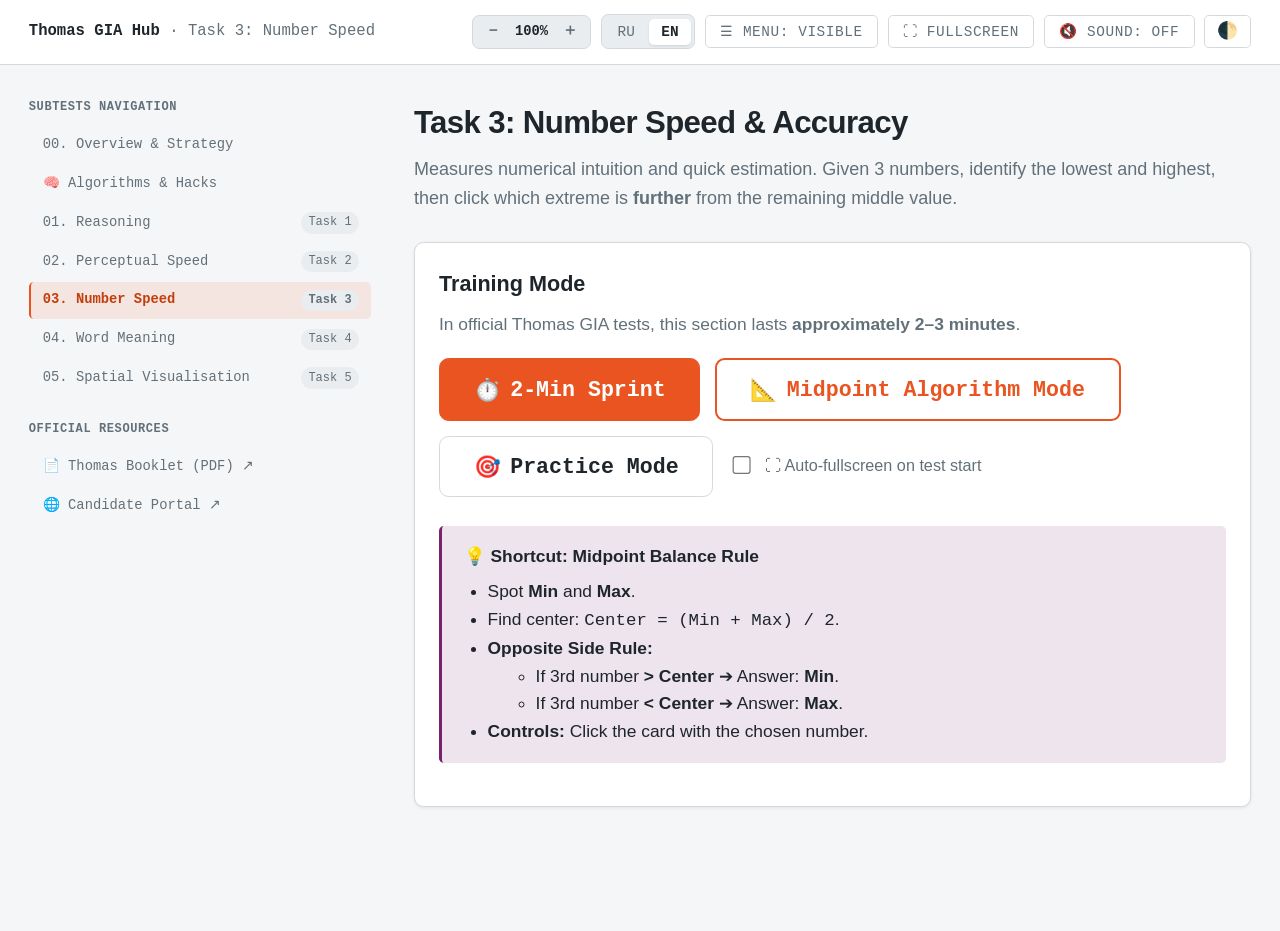
<file: number-speed.html>
<!doctype html>
<html lang="en" data-lang="en">
<head>
  <meta charset="utf-8">
  <meta name="viewport" content="width=device-width, initial-scale=1">
  <title>GIA: Number Speed & Accuracy — Thomas GIA Trainer</title>
  <link rel="stylesheet" href="style.css">
</head>
<body>

<div class="topbar">
  <div class="crumb">
    <a href="index.html"><b>Thomas GIA Hub</b></a> · Task 3: Number Speed
  </div>
  <div class="spacer"></div>
  <div class="topbar-actions">
    <div class="scale-control pill-selector" title="UI Scaling: 50%–150% (Click % to reset 100%)">
      <button class="pill-option btn-scale-down" title="Zoom out">－</button>
      <span class="pill-label scale-value-label" style="cursor: pointer; padding: 2px 4px; user-select: none;">100%</span>
      <button class="pill-option btn-scale-up" title="Zoom in">＋</button>
    </div>
    <div class="pill-selector">
      <button class="pill-option lang-btn" data-lang="ru">RU</button>
      <button class="pill-option lang-btn active" data-lang="en">EN</button>
    </div>
    <button class="navlink btn-sidebar-toggle" title="Toggle Sidebar Menu">☰ Menu: Visible</button>
    <button id="btn-fullscreen-toggle" class="navlink" title="Toggle Fullscreen">⛶ Fullscreen</button>
        <button id="btn-sound-toggle" class="navlink">🔊 Sound</button>
    <button class="theme-toggle" title="Toggle theme">🌓</button>
  </div>
</div>

<div class="shell">
  <aside class="side">
        <div class="grp">
      <span class="grp-label i18n-ru">Разделы GIA</span>
      <span class="grp-label i18n-en">Subtests Navigation</span>
      <a href="index.html" class="">
        <span class="nav-text">
          <span class="i18n-ru">00. Обзор и стратегия</span>
          <span class="i18n-en">00. Overview & Strategy</span>
        </span>
      </a>
      <a href="algorithms.html" class="">
        <span class="nav-text">
          <span class="i18n-ru">🧠 Алгоритмы и хаки</span>
          <span class="i18n-en">🧠 Algorithms & Hacks</span>
        </span>
      </a>
      <a href="reasoning.html" class="">
        <span class="nav-text">
          <span class="i18n-ru">01. Рассуждения</span>
          <span class="i18n-en">01. Reasoning</span>
        </span>
        <span class="badge">Task 1</span>
      </a>
      <a href="perceptual-speed.html" class="">
        <span class="nav-text">
          <span class="i18n-ru">02. Скорость восприятия</span>
          <span class="i18n-en">02. Perceptual Speed</span>
        </span>
        <span class="badge">Task 2</span>
      </a>
      <a href="number-speed.html" class="active">
        <span class="nav-text">
          <span class="i18n-ru">03. Числа и точность</span>
          <span class="i18n-en">03. Number Speed</span>
        </span>
        <span class="badge">Task 3</span>
      </a>
      <a href="word-meaning.html" class="">
        <span class="nav-text">
          <span class="i18n-ru">04. Значение слов</span>
          <span class="i18n-en">04. Word Meaning</span>
        </span>
        <span class="badge">Task 4</span>
      </a>
      <a href="spatial-visualisation.html" class="">
        <span class="nav-text">
          <span class="i18n-ru">05. Пространство</span>
          <span class="i18n-en">05. Spatial Visualisation</span>
        </span>
        <span class="badge">Task 5</span>
      </a>
    </div>

<div class="grp">
      <span class="grp-label i18n-ru">Официальные ресурсы</span>
      <span class="grp-label i18n-en">Official Resources</span>
      <a href="https://www.thomas.co/sites/default/files/2025-03/GIA%20Example%20Booklet_2025.pdf" target="_blank"><span class="nav-text">📄 Thomas Booklet (PDF) ↗</span></a>
      <a href="https://www.thomas.co/thomas-candidate-test" target="_blank"><span class="nav-text">🌐 Candidate Portal ↗</span></a>
    </div>
  </aside>

  <main>
    <h1 class="page-title"><span class="i18n-ru">Task 3: Number Speed & Accuracy (Числа и точность)</span><span class="i18n-en">Task 3: Number Speed & Accuracy</span></h1>
    <p class="page-sub">
      <span class="i18n-ru">
        Тест на числовую интуицию и скорость базовых вычислений. В каждой карточке даны 3 числа. Ваша задача — найти наименьшее и наибольшее числа и определить, какое из них <b>дальше</b> от оставшегося третьего числа.
      </span>
      <span class="i18n-en">
        Measures numerical intuition and quick estimation. Given 3 numbers, identify the lowest and highest, then click which extreme is <b>further</b> from the remaining middle value.
      </span>
    </p>

    <!-- Setup Panel -->
    <div id="setup-panel" class="card">
      <h3><span class="i18n-ru">Режим тренировки</span><span class="i18n-en">Training Mode</span></h3>
      <p style="margin-bottom: 16px;">
        <span class="i18n-ru">В реальном тесте Thomas GIA на данный блок отводится <b>около 2–3 минут</b>.</span>
        <span class="i18n-en">In official Thomas GIA tests, this section lasts <b>approximately 2–3 minutes</b>.</span>
      </p>

      <div class="pill-row" style="display: flex; gap: 12px; margin-bottom: 24px; flex-wrap: wrap;">
        <button class="btn btn-primary btn-large" onclick="startTest(120)">
          ⏱️ <span class="i18n-ru">Спринт 2 минуты</span><span class="i18n-en">2-Min Sprint</span>
        </button>
        <button class="btn btn-large" style="border: 2px solid var(--accent); color: var(--accent);" onclick="startTest(0, true)">
          📐 <span class="i18n-ru">Алгоритм средней точки (Midpoint)</span><span class="i18n-en">Midpoint Algorithm Mode</span>
        </button>
        <button class="btn btn-large" onclick="startTest(0, false)">
          🎯 <span class="i18n-ru">Бесконечная практика (С разбором)</span><span class="i18n-en">Practice Mode</span>
        </button>
      
      <div style="margin-top: 14px;">
        <label style="cursor: pointer; display: inline-flex; align-items: center; gap: 8px; font-size: 13.5px; color: var(--ink-muted); user-select: none;">
          <input type="checkbox" id="chk-auto-fs" onchange="setAutoFullscreen(this.checked)" style="cursor: pointer; width: 16px; height: 16px;">
          <span>⛶ <span class="i18n-ru">Авто-полный экран при старте</span><span class="i18n-en">Auto-fullscreen on test start</span></span>
        </label>
      </div>
      </div>

      <div class="callout canonical">
        <div class="callout-title">
          <span class="i18n-ru">💡 Алгоритм решения: Правило середины (Midpoint)</span>
          <span class="i18n-en">💡 Shortcut: Midpoint Balance Rule</span>
        </div>
        <div class="i18n-ru">
          <ul style="margin: 6px 0 0 0; padding-left: 20px; line-height: 1.6;">
            <li>Найдите наименьшее (<b>Min</b>) и наибольшее (<b>Max</b>) числа.</li>
            <li>Определите середину между ними: <code>Центр = (Min + Max) / 2</code>.</li>
            <li><b>Правило противоположности:</b>
              <ul>
                <li>Если третье число <b>больше центра</b> ➔ ответ: <b>Min (левый край)</b>.</li>
                <li>Если третье число <b>меньше центра</b> ➔ ответ: <b>Max (правый край)</b>.</li>
              </ul>
            </li>
            <li><b>Управление:</b> Кликайте по карточке с выбранным числом.</li>
          </ul>
        </div>
        <div class="i18n-en">
          <ul style="margin: 6px 0 0 0; padding-left: 20px; line-height: 1.6;">
            <li>Spot <b>Min</b> and <b>Max</b>.</li>
            <li>Find center: <code>Center = (Min + Max) / 2</code>.</li>
            <li><b>Opposite Side Rule:</b>
              <ul>
                <li>If 3rd number <b>> Center</b> ➔ Answer: <b>Min</b>.</li>
                <li>If 3rd number <b>< Center</b> ➔ Answer: <b>Max</b>.</li>
              </ul>
            </li>
            <li><b>Controls:</b> Click the card with the chosen number.</li>
          </ul>
        </div>
      </div>
    </div>

    <!-- Test Arena -->
    <div id="test-arena" class="test-arena" style="display: none;">
      <div class="test-header">
        <div class="test-stats-row">
          <div class="stat-pill">
            <span class="label i18n-ru">Всего</span><span class="label i18n-en">Total</span>
            <span id="stat-answered" class="val">0</span>
          </div>
          <div class="stat-pill">
            <span class="label i18n-ru">Верно</span><span class="label i18n-en">Correct</span>
            <span id="stat-correct" class="val">0</span>
          </div>
          <div class="stat-pill">
            <span class="label i18n-ru">Точность</span><span class="label i18n-en">Accuracy</span>
            <span id="stat-accuracy" class="val">100%</span>
          </div>
          <div class="stat-pill">
            <span class="label i18n-ru">Темп</span><span class="label i18n-en">Speed</span>
            <span id="stat-speed" class="val">0 /мин</span>
          </div>
          <div class="stat-pill">
            <span class="label i18n-ru">Серия 🔥</span><span class="label i18n-en">Streak 🔥</span>
            <span id="stat-streak" class="val">0</span>
          </div>
        </div>
        <div id="timer-display" class="timer-box">02:00</div>
      </div>

      <div class="progress-bar-container">
        <div id="progress-fill" class="progress-bar-fill" style="width: 0%;"></div>
      </div>

      <div id="stage-arena" class="stage-content">
        <!-- Injected via JavaScript -->
      </div>
    </div>

    <!-- Results Panel -->
    <div id="results-panel" style="display: none;"></div>

  </main>
</div>

<script src="trainer-core.js"></script>
<script src="number-speed.js"></script>
</body>
</html>
</file>
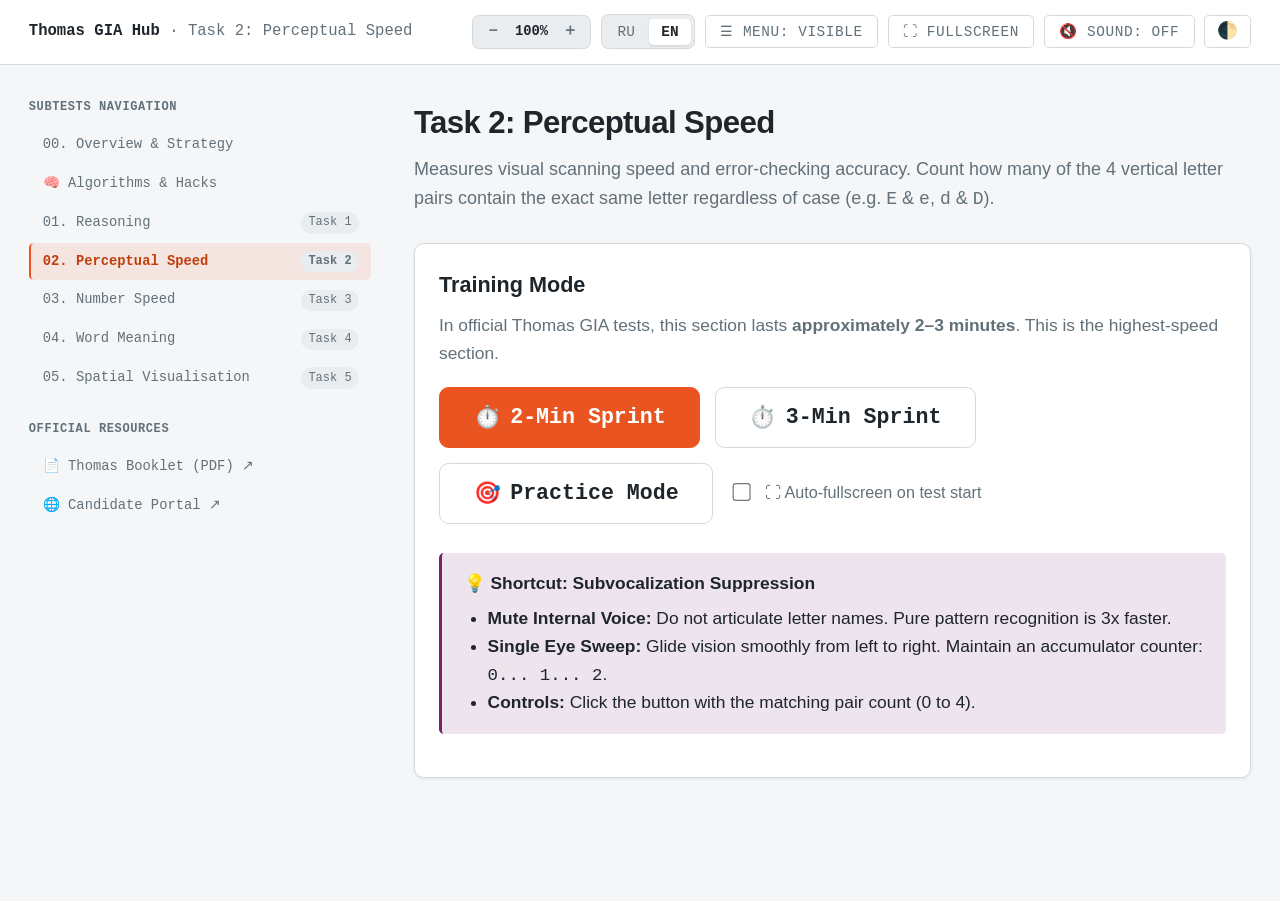
<file: perceptual-speed.html>
<!doctype html>
<html lang="en" data-lang="en">
<head>
  <meta charset="utf-8">
  <meta name="viewport" content="width=device-width, initial-scale=1">
  <title>GIA: Perceptual Speed — Thomas GIA Trainer</title>
  <link rel="stylesheet" href="style.css">
</head>
<body>

<div class="topbar">
  <div class="crumb">
    <a href="index.html"><b>Thomas GIA Hub</b></a> · Task 2: Perceptual Speed
  </div>
  <div class="spacer"></div>
  <div class="topbar-actions">
    <div class="scale-control pill-selector" title="UI Scaling: 50%–150% (Click % to reset 100%)">
      <button class="pill-option btn-scale-down" title="Zoom out">－</button>
      <span class="pill-label scale-value-label" style="cursor: pointer; padding: 2px 4px; user-select: none;">100%</span>
      <button class="pill-option btn-scale-up" title="Zoom in">＋</button>
    </div>
    <div class="pill-selector">
      <button class="pill-option lang-btn" data-lang="ru">RU</button>
      <button class="pill-option lang-btn active" data-lang="en">EN</button>
    </div>
    <button class="navlink btn-sidebar-toggle" title="Toggle Sidebar Menu">☰ Menu: Visible</button>
    <button id="btn-fullscreen-toggle" class="navlink" title="Toggle Fullscreen">⛶ Fullscreen</button>
        <button id="btn-sound-toggle" class="navlink">🔊 Sound</button>
    <button class="theme-toggle" title="Toggle theme">🌓</button>
  </div>
</div>

<div class="shell">
  <aside class="side">
        <div class="grp">
      <span class="grp-label i18n-ru">Разделы GIA</span>
      <span class="grp-label i18n-en">Subtests Navigation</span>
      <a href="index.html" class="">
        <span class="nav-text">
          <span class="i18n-ru">00. Обзор и стратегия</span>
          <span class="i18n-en">00. Overview & Strategy</span>
        </span>
      </a>
      <a href="algorithms.html" class="">
        <span class="nav-text">
          <span class="i18n-ru">🧠 Алгоритмы и хаки</span>
          <span class="i18n-en">🧠 Algorithms & Hacks</span>
        </span>
      </a>
      <a href="reasoning.html" class="">
        <span class="nav-text">
          <span class="i18n-ru">01. Рассуждения</span>
          <span class="i18n-en">01. Reasoning</span>
        </span>
        <span class="badge">Task 1</span>
      </a>
      <a href="perceptual-speed.html" class="active">
        <span class="nav-text">
          <span class="i18n-ru">02. Скорость восприятия</span>
          <span class="i18n-en">02. Perceptual Speed</span>
        </span>
        <span class="badge">Task 2</span>
      </a>
      <a href="number-speed.html" class="">
        <span class="nav-text">
          <span class="i18n-ru">03. Числа и точность</span>
          <span class="i18n-en">03. Number Speed</span>
        </span>
        <span class="badge">Task 3</span>
      </a>
      <a href="word-meaning.html" class="">
        <span class="nav-text">
          <span class="i18n-ru">04. Значение слов</span>
          <span class="i18n-en">04. Word Meaning</span>
        </span>
        <span class="badge">Task 4</span>
      </a>
      <a href="spatial-visualisation.html" class="">
        <span class="nav-text">
          <span class="i18n-ru">05. Пространство</span>
          <span class="i18n-en">05. Spatial Visualisation</span>
        </span>
        <span class="badge">Task 5</span>
      </a>
    </div>

<div class="grp">
      <span class="grp-label i18n-ru">Официальные ресурсы</span>
      <span class="grp-label i18n-en">Official Resources</span>
      <a href="https://www.thomas.co/sites/default/files/2025-03/GIA%20Example%20Booklet_2025.pdf" target="_blank"><span class="nav-text">📄 Thomas Booklet (PDF) ↗</span></a>
      <a href="https://www.thomas.co/thomas-candidate-test" target="_blank"><span class="nav-text">🌐 Candidate Portal ↗</span></a>
    </div>
  </aside>

  <main>
    <h1 class="page-title"><span class="i18n-ru">Task 2: Perceptual Speed (Скорость восприятия)</span><span class="i18n-en">Task 2: Perceptual Speed</span></h1>
    <p class="page-sub">
      <span class="i18n-ru">
        Тест на визуальное сканирование и точность распознавания пар символов без учета регистра. За минимальное время нужно определить, сколько из 4 пар букв являются одной и той же буквой (например, <code>Е</code> и <code>е</code>, <code>д</code> и <code>Д</code>).
      </span>
      <span class="i18n-en">
        Measures visual scanning speed and error-checking accuracy. Count how many of the 4 vertical letter pairs contain the exact same letter regardless of case (e.g. <code>E</code> & <code>e</code>, <code>d</code> & <code>D</code>).
      </span>
    </p>

    <!-- Setup Panel -->
    <div id="setup-panel" class="card">
      <h3><span class="i18n-ru">Режим тренировки</span><span class="i18n-en">Training Mode</span></h3>
      <p style="margin-bottom: 16px;">
        <span class="i18n-ru">В реальном тесте Thomas GIA на данный блок отводится <b>около 2–3 минут</b>. Это самый скоростной субтест.</span>
        <span class="i18n-en">In official Thomas GIA tests, this section lasts <b>approximately 2–3 minutes</b>. This is the highest-speed section.</span>
      </p>

      <div class="pill-row" style="display: flex; gap: 12px; margin-bottom: 24px; flex-wrap: wrap;">
        <button class="btn btn-primary btn-large" onclick="startTest(120)">
          ⏱️ <span class="i18n-ru">Спринт 2 минуты</span><span class="i18n-en">2-Min Sprint</span>
        </button>
        <button class="btn btn-large" onclick="startTest(180)">
          ⏱️ <span class="i18n-ru">Спринт 3 минуты</span><span class="i18n-en">3-Min Sprint</span>
        </button>
        <button class="btn btn-large" onclick="startTest(0)">
          🎯 <span class="i18n-ru">Бесконечная практика (С разбором)</span><span class="i18n-en">Practice Mode</span>
        </button>
      
      <div style="margin-top: 14px;">
        <label style="cursor: pointer; display: inline-flex; align-items: center; gap: 8px; font-size: 13.5px; color: var(--ink-muted); user-select: none;">
          <input type="checkbox" id="chk-auto-fs" onchange="setAutoFullscreen(this.checked)" style="cursor: pointer; width: 16px; height: 16px;">
          <span>⛶ <span class="i18n-ru">Авто-полный экран при старте</span><span class="i18n-en">Auto-fullscreen on test start</span></span>
        </label>
      </div>
      </div>

      <div class="callout canonical">
        <div class="callout-title">
          <span class="i18n-ru">💡 Алгоритм: Подавление субвокализации</span>
          <span class="i18n-en">💡 Shortcut: Subvocalization Suppression</span>
        </div>
        <div class="i18n-ru">
          <ul style="margin: 6px 0 0 0; padding-left: 20px; line-height: 1.6;">
            <li><b>Запрет на проговаривание:</b> Не читайте буквы про себя. Внутренний голос тормозит реакцию.</li>
            <li><b>Единая саккада глаз:</b> Сканируйте 4 столбца единым скользящим движением слева направо. Накапливайте только счетчик: <code>0... 1... 2</code>.</li>
            <li><b>Управление:</b> Кликайте по кнопке с числом совпадений (от 0 до 4).</li>
          </ul>
        </div>
        <div class="i18n-en">
          <ul style="margin: 6px 0 0 0; padding-left: 20px; line-height: 1.6;">
            <li><b>Mute Internal Voice:</b> Do not articulate letter names. Pure pattern recognition is 3x faster.</li>
            <li><b>Single Eye Sweep:</b> Glide vision smoothly from left to right. Maintain an accumulator counter: <code>0... 1... 2</code>.</li>
            <li><b>Controls:</b> Click the button with the matching pair count (0 to 4).</li>
          </ul>
        </div>
      </div>
    </div>

    <!-- Test Arena -->
    <div id="test-arena" class="test-arena" style="display: none;">
      <div class="test-header">
        <div class="test-stats-row">
          <div class="stat-pill">
            <span class="label i18n-ru">Всего</span><span class="label i18n-en">Total</span>
            <span id="stat-answered" class="val">0</span>
          </div>
          <div class="stat-pill">
            <span class="label i18n-ru">Верно</span><span class="label i18n-en">Correct</span>
            <span id="stat-correct" class="val">0</span>
          </div>
          <div class="stat-pill">
            <span class="label i18n-ru">Точность</span><span class="label i18n-en">Accuracy</span>
            <span id="stat-accuracy" class="val">100%</span>
          </div>
          <div class="stat-pill">
            <span class="label i18n-ru">Темп</span><span class="label i18n-en">Speed</span>
            <span id="stat-speed" class="val">0 /мин</span>
          </div>
          <div class="stat-pill">
            <span class="label i18n-ru">Серия 🔥</span><span class="label i18n-en">Streak 🔥</span>
            <span id="stat-streak" class="val">0</span>
          </div>
        </div>
        <div id="timer-display" class="timer-box">02:00</div>
      </div>

      <div class="progress-bar-container">
        <div id="progress-fill" class="progress-bar-fill" style="width: 0%;"></div>
      </div>

      <div id="stage-arena" class="stage-content">
        <!-- Injected via JavaScript -->
      </div>
    </div>

    <!-- Results Panel -->
    <div id="results-panel" style="display: none;"></div>

  </main>
</div>

<script src="trainer-core.js"></script>
<script src="perceptual-speed.js"></script>
</body>
</html>
</file>
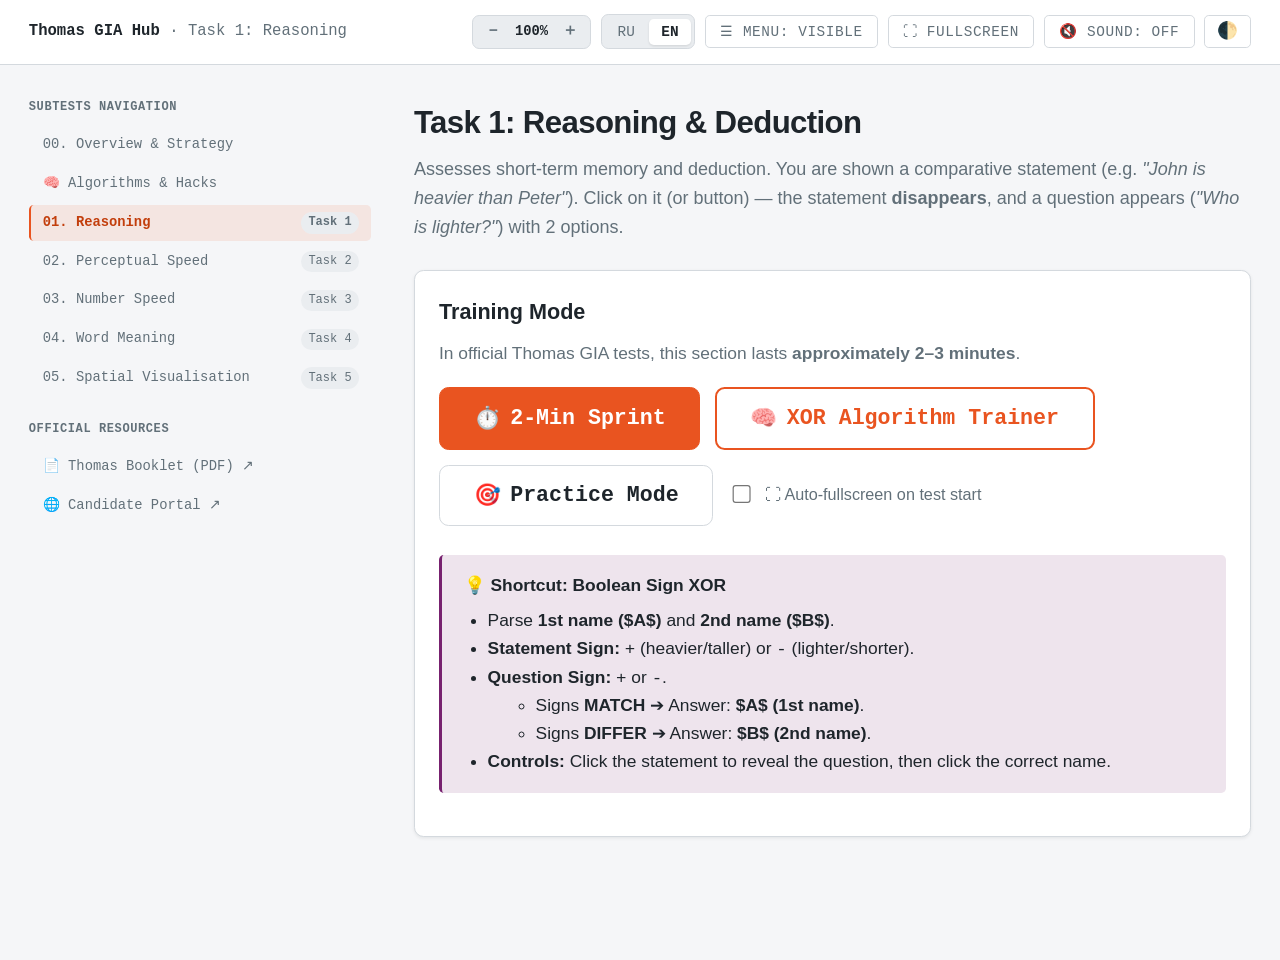
<file: reasoning.html>
<!doctype html>
<html lang="en" data-lang="en">
<head>
  <meta charset="utf-8">
  <meta name="viewport" content="width=device-width, initial-scale=1">
  <title>GIA: Reasoning — Thomas GIA Trainer</title>
  <link rel="stylesheet" href="style.css">
</head>
<body>

<div class="topbar">
  <div class="crumb">
    <a href="index.html"><b>Thomas GIA Hub</b></a> · Task 1: Reasoning
  </div>
  <div class="spacer"></div>
  <div class="topbar-actions">
    <div class="scale-control pill-selector" title="UI Scaling: 50%–150% (Click % to reset 100%)">
      <button class="pill-option btn-scale-down" title="Zoom out">－</button>
      <span class="pill-label scale-value-label" style="cursor: pointer; padding: 2px 4px; user-select: none;">100%</span>
      <button class="pill-option btn-scale-up" title="Zoom in">＋</button>
    </div>
    <div class="pill-selector">
      <button class="pill-option lang-btn" data-lang="ru">RU</button>
      <button class="pill-option lang-btn active" data-lang="en">EN</button>
    </div>
    <button class="navlink btn-sidebar-toggle" title="Toggle Sidebar Menu">☰ Menu: Visible</button>
    <button id="btn-fullscreen-toggle" class="navlink" title="Toggle Fullscreen">⛶ Fullscreen</button>
        <button id="btn-sound-toggle" class="navlink">🔊 Sound</button>
    <button class="theme-toggle" title="Toggle theme">🌓</button>
  </div>
</div>

<div class="shell">
  <aside class="side">
        <div class="grp">
      <span class="grp-label i18n-ru">Разделы GIA</span>
      <span class="grp-label i18n-en">Subtests Navigation</span>
      <a href="index.html" class="">
        <span class="nav-text">
          <span class="i18n-ru">00. Обзор и стратегия</span>
          <span class="i18n-en">00. Overview & Strategy</span>
        </span>
      </a>
      <a href="algorithms.html" class="">
        <span class="nav-text">
          <span class="i18n-ru">🧠 Алгоритмы и хаки</span>
          <span class="i18n-en">🧠 Algorithms & Hacks</span>
        </span>
      </a>
      <a href="reasoning.html" class="active">
        <span class="nav-text">
          <span class="i18n-ru">01. Рассуждения</span>
          <span class="i18n-en">01. Reasoning</span>
        </span>
        <span class="badge">Task 1</span>
      </a>
      <a href="perceptual-speed.html" class="">
        <span class="nav-text">
          <span class="i18n-ru">02. Скорость восприятия</span>
          <span class="i18n-en">02. Perceptual Speed</span>
        </span>
        <span class="badge">Task 2</span>
      </a>
      <a href="number-speed.html" class="">
        <span class="nav-text">
          <span class="i18n-ru">03. Числа и точность</span>
          <span class="i18n-en">03. Number Speed</span>
        </span>
        <span class="badge">Task 3</span>
      </a>
      <a href="word-meaning.html" class="">
        <span class="nav-text">
          <span class="i18n-ru">04. Значение слов</span>
          <span class="i18n-en">04. Word Meaning</span>
        </span>
        <span class="badge">Task 4</span>
      </a>
      <a href="spatial-visualisation.html" class="">
        <span class="nav-text">
          <span class="i18n-ru">05. Пространство</span>
          <span class="i18n-en">05. Spatial Visualisation</span>
        </span>
        <span class="badge">Task 5</span>
      </a>
    </div>

<div class="grp">
      <span class="grp-label i18n-ru">Официальные ресурсы</span>
      <span class="grp-label i18n-en">Official Resources</span>
      <a href="https://www.thomas.co/sites/default/files/2025-03/GIA%20Example%20Booklet_2025.pdf" target="_blank"><span class="nav-text">📄 Thomas Booklet (PDF) ↗</span></a>
      <a href="https://www.thomas.co/thomas-candidate-test" target="_blank"><span class="nav-text">🌐 Candidate Portal ↗</span></a>
    </div>
  </aside>

  <main>
    <h1 class="page-title"><span class="i18n-ru">Task 1: Reasoning (Логика и рассуждения)</span><span class="i18n-en">Task 1: Reasoning & Deduction</span></h1>
    <p class="page-sub">
      <span class="i18n-ru">
        Тест на дедукцию и кратковременную память. Сначала вы видите утверждение (<i>«Иван тяжелее, чем Борис»</i>). Вы читаете его, нажимаете на него (или кнопку) — утверждение <b>исчезает</b>, и появляется вопрос (<i>«Кто легче?»</i>) с двумя вариантами ответа.
      </span>
      <span class="i18n-en">
        Assesses short-term memory and deduction. You are shown a comparative statement (e.g. <i>"John is heavier than Peter"</i>). Click on it (or button) — the statement <b>disappears</b>, and a question appears (<i>"Who is lighter?"</i>) with 2 options.
      </span>
    </p>

    <!-- Setup Panel -->
    <div id="setup-panel" class="card">
      <h3><span class="i18n-ru">Режим тренировки</span><span class="i18n-en">Training Mode</span></h3>
      <p style="margin-bottom: 16px;">
        <span class="i18n-ru">В реальном тесте Thomas GIA на данный блок отводится <b>около 2–3 минут</b> чистого времени.</span>
        <span class="i18n-en">In official Thomas GIA tests, this section lasts <b>approximately 2–3 minutes</b>.</span>
      </p>

      <div class="pill-row" style="display: flex; gap: 12px; margin-bottom: 24px; flex-wrap: wrap;">
        <button class="btn btn-primary btn-large" onclick="startTest(120)">
          ⏱️ <span class="i18n-ru">Спринт 2 минуты</span><span class="i18n-en">2-Min Sprint</span>
        </button>
        <button class="btn btn-large" style="border: 2px solid var(--accent); color: var(--accent);" onclick="startTest(0, true)">
          🧠 <span class="i18n-ru">Обучение алгоритму XOR</span><span class="i18n-en">XOR Algorithm Trainer</span>
        </button>
        <button class="btn btn-large" onclick="startTest(0, false)">
          🎯 <span class="i18n-ru">Бесконечная практика (С разбором)</span><span class="i18n-en">Practice Mode</span>
        </button>
      
      <div style="margin-top: 14px;">
        <label style="cursor: pointer; display: inline-flex; align-items: center; gap: 8px; font-size: 13.5px; color: var(--ink-muted); user-select: none;">
          <input type="checkbox" id="chk-auto-fs" onchange="setAutoFullscreen(this.checked)" style="cursor: pointer; width: 16px; height: 16px;">
          <span>⛶ <span class="i18n-ru">Авто-полный экран при старте</span><span class="i18n-en">Auto-fullscreen on test start</span></span>
        </label>
      </div>
      </div>

      <div class="callout canonical">
        <div class="callout-title">
          <span class="i18n-ru">💡 Алгоритм решения: Булев XOR</span>
          <span class="i18n-en">💡 Shortcut: Boolean Sign XOR</span>
        </div>
        <div class="i18n-ru">
          <ul style="margin: 6px 0 0 0; padding-left: 20px; line-height: 1.6;">
            <li>Выделите <b>Первое имя ($A$)</b> и <b>Второе имя ($B$)</b>.</li>
            <li><b>Знак утверждения:</b> <code>+</code> (тяжелее/выше) или <code>-</code> (легче/ниже). «Не такой как» инвертирует знак.</li>
            <li><b>Знак вопроса:</b> <code>+</code> или <code>-</code>.
              <ul>
                <li>Знаки <b>СОВПАЛИ</b> ➔ Ответ: <b>$A$ (первое имя)</b>.</li>
                <li>Знаки <b>РАЗНЫЕ</b> ➔ Ответ: <b>$B$ (второе имя)</b>.</li>
              </ul>
            </li>
            <li><b>Управление:</b> Нажмите на утверждение, чтобы увидеть вопрос, затем выберите правильное имя.</li>
          </ul>
        </div>
        <div class="i18n-en">
          <ul style="margin: 6px 0 0 0; padding-left: 20px; line-height: 1.6;">
            <li>Parse <b>1st name ($A$)</b> and <b>2nd name ($B$)</b>.</li>
            <li><b>Statement Sign:</b> <code>+</code> (heavier/taller) or <code>-</code> (lighter/shorter).</li>
            <li><b>Question Sign:</b> <code>+</code> or <code>-</code>.
              <ul>
                <li>Signs <b>MATCH</b> ➔ Answer: <b>$A$ (1st name)</b>.</li>
                <li>Signs <b>DIFFER</b> ➔ Answer: <b>$B$ (2nd name)</b>.</li>
              </ul>
            </li>
            <li><b>Controls:</b> Click the statement to reveal the question, then click the correct name.</li>
          </ul>
        </div>
      </div>
    </div>

    <!-- Test Arena -->
    <div id="test-arena" class="test-arena" style="display: none;">
      <div class="test-header">
        <div class="test-stats-row">
          <div class="stat-pill">
            <span class="label i18n-ru">Всего</span><span class="label i18n-en">Total</span>
            <span id="stat-answered" class="val">0</span>
          </div>
          <div class="stat-pill">
            <span class="label i18n-ru">Верно</span><span class="label i18n-en">Correct</span>
            <span id="stat-correct" class="val">0</span>
          </div>
          <div class="stat-pill">
            <span class="label i18n-ru">Точность</span><span class="label i18n-en">Accuracy</span>
            <span id="stat-accuracy" class="val">100%</span>
          </div>
          <div class="stat-pill">
            <span class="label i18n-ru">Темп</span><span class="label i18n-en">Speed</span>
            <span id="stat-speed" class="val">0 /мин</span>
          </div>
          <div class="stat-pill">
            <span class="label i18n-ru">Серия 🔥</span><span class="label i18n-en">Streak 🔥</span>
            <span id="stat-streak" class="val">0</span>
          </div>
        </div>
        <div id="timer-display" class="timer-box">02:00</div>
      </div>

      <div class="progress-bar-container">
        <div id="progress-fill" class="progress-bar-fill" style="width: 0%;"></div>
      </div>

      <div id="stage-arena" class="stage-content">
        <!-- Injected via JavaScript -->
      </div>
    </div>

    <!-- Results Panel -->
    <div id="results-panel" style="display: none;"></div>

  </main>
</div>

<script src="trainer-core.js"></script>
<script src="reasoning.js"></script>
</body>
</html>
</file>
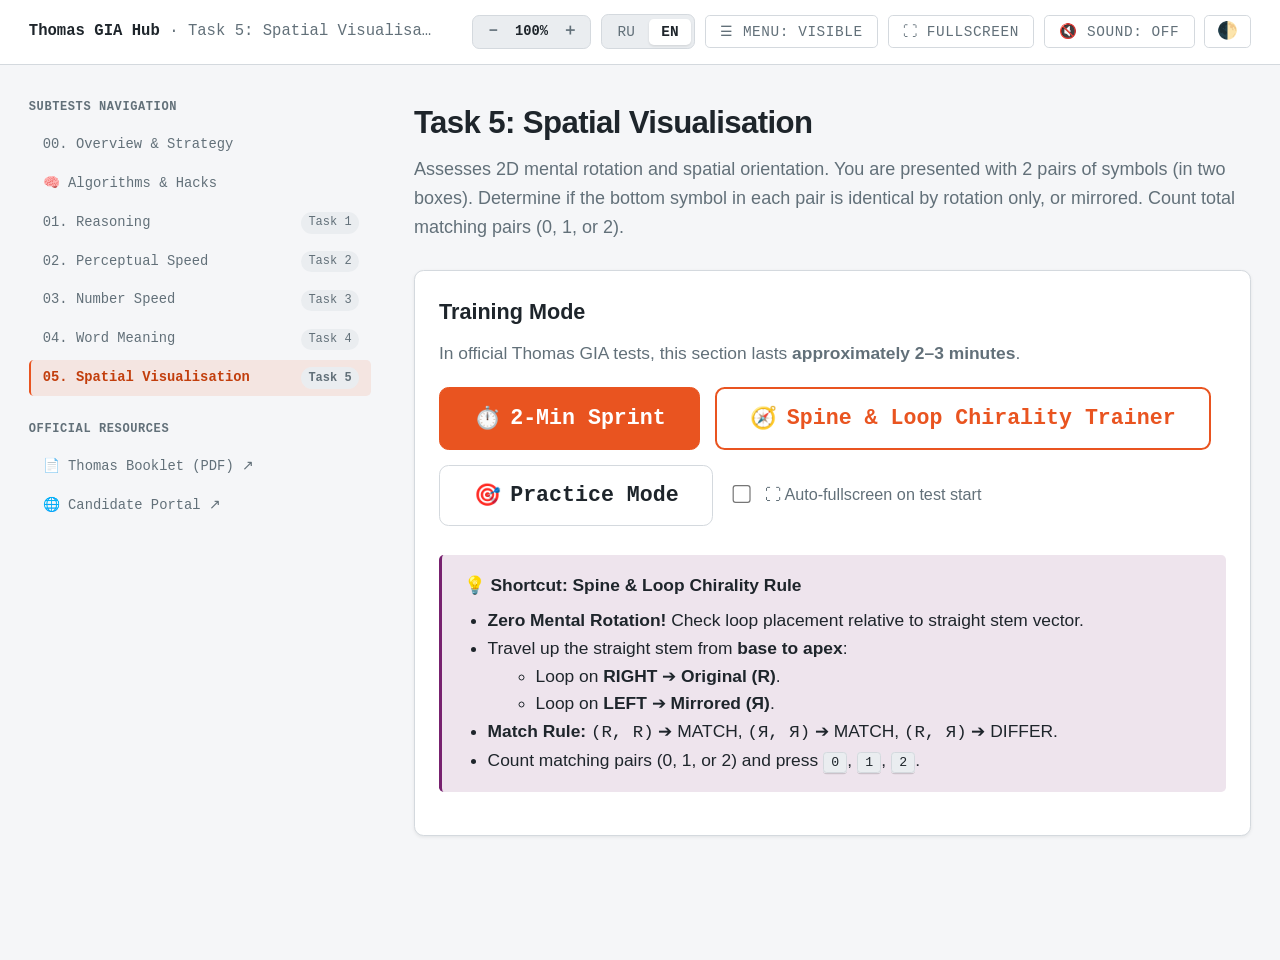
<file: spatial-visualisation.html>
<!doctype html>
<html lang="en" data-lang="en">
<head>
  <meta charset="utf-8">
  <meta name="viewport" content="width=device-width, initial-scale=1">
  <title>GIA: Spatial Visualisation — Thomas GIA Trainer</title>
  <link rel="stylesheet" href="style.css">
</head>
<body>

<div class="topbar">
  <div class="crumb">
    <a href="index.html"><b>Thomas GIA Hub</b></a> · Task 5: Spatial Visualisation
  </div>
  <div class="spacer"></div>
  <div class="topbar-actions">
    <div class="scale-control pill-selector" title="UI Scaling: 50%–150% (Click % to reset 100%)">
      <button class="pill-option btn-scale-down" title="Zoom out">－</button>
      <span class="pill-label scale-value-label" style="cursor: pointer; padding: 2px 4px; user-select: none;">100%</span>
      <button class="pill-option btn-scale-up" title="Zoom in">＋</button>
    </div>
    <div class="pill-selector">
      <button class="pill-option lang-btn" data-lang="ru">RU</button>
      <button class="pill-option lang-btn active" data-lang="en">EN</button>
    </div>
    <button class="navlink btn-sidebar-toggle" title="Toggle Sidebar Menu">☰ Menu: Visible</button>
    <button id="btn-fullscreen-toggle" class="navlink" title="Toggle Fullscreen">⛶ Fullscreen</button>
        <button id="btn-sound-toggle" class="navlink">🔊 Sound</button>
    <button class="theme-toggle" title="Toggle theme">🌓</button>
  </div>
</div>

<div class="shell">
  <aside class="side">
        <div class="grp">
      <span class="grp-label i18n-ru">Разделы GIA</span>
      <span class="grp-label i18n-en">Subtests Navigation</span>
      <a href="index.html" class="">
        <span class="nav-text">
          <span class="i18n-ru">00. Обзор и стратегия</span>
          <span class="i18n-en">00. Overview & Strategy</span>
        </span>
      </a>
      <a href="algorithms.html" class="">
        <span class="nav-text">
          <span class="i18n-ru">🧠 Алгоритмы и хаки</span>
          <span class="i18n-en">🧠 Algorithms & Hacks</span>
        </span>
      </a>
      <a href="reasoning.html" class="">
        <span class="nav-text">
          <span class="i18n-ru">01. Рассуждения</span>
          <span class="i18n-en">01. Reasoning</span>
        </span>
        <span class="badge">Task 1</span>
      </a>
      <a href="perceptual-speed.html" class="">
        <span class="nav-text">
          <span class="i18n-ru">02. Скорость восприятия</span>
          <span class="i18n-en">02. Perceptual Speed</span>
        </span>
        <span class="badge">Task 2</span>
      </a>
      <a href="number-speed.html" class="">
        <span class="nav-text">
          <span class="i18n-ru">03. Числа и точность</span>
          <span class="i18n-en">03. Number Speed</span>
        </span>
        <span class="badge">Task 3</span>
      </a>
      <a href="word-meaning.html" class="">
        <span class="nav-text">
          <span class="i18n-ru">04. Значение слов</span>
          <span class="i18n-en">04. Word Meaning</span>
        </span>
        <span class="badge">Task 4</span>
      </a>
      <a href="spatial-visualisation.html" class="active">
        <span class="nav-text">
          <span class="i18n-ru">05. Пространство</span>
          <span class="i18n-en">05. Spatial Visualisation</span>
        </span>
        <span class="badge">Task 5</span>
      </a>
    </div>

<div class="grp">
      <span class="grp-label i18n-ru">Официальные ресурсы</span>
      <span class="grp-label i18n-en">Official Resources</span>
      <a href="https://www.thomas.co/sites/default/files/2025-03/GIA%20Example%20Booklet_2025.pdf" target="_blank"><span class="nav-text">📄 Thomas Booklet (PDF) ↗</span></a>
      <a href="https://www.thomas.co/thomas-candidate-test" target="_blank"><span class="nav-text">🌐 Candidate Portal ↗</span></a>
    </div>
  </aside>

  <main>
    <h1 class="page-title"><span class="i18n-ru">Task 5: Spatial Visualisation (Пространственное мышление)</span><span class="i18n-en">Task 5: Spatial Visualisation</span></h1>
    <p class="page-sub">
      <span class="i18n-ru">
        Тест на мысленное вращение символов и распознавание зеркальных отражений. На экране отображаются две пары символов (в двух окнах). Для каждой пары нужно определить, является ли нижний символ точной копией верхнего (просто повёрнутой), или же он зеркально отражён. Затем укажите, сколько всего пар совпадают (0, 1 или 2).
      </span>
      <span class="i18n-en">
        Assesses 2D mental rotation and spatial orientation. You are presented with 2 pairs of symbols (in two boxes). Determine if the bottom symbol in each pair is identical by rotation only, or mirrored. Count total matching pairs (0, 1, or 2).
      </span>
    </p>

    <!-- Setup Panel -->
    <div id="setup-panel" class="card">
      <h3><span class="i18n-ru">Режим тренировки</span><span class="i18n-en">Training Mode</span></h3>
      <p style="margin-bottom: 16px;">
        <span class="i18n-ru">В реальном тесте Thomas GIA на данный блок отводится <b>около 2–3 минут</b>.</span>
        <span class="i18n-en">In official Thomas GIA tests, this section lasts <b>approximately 2–3 minutes</b>.</span>
      </p>

      <div class="pill-row" style="display: flex; gap: 12px; margin-bottom: 24px; flex-wrap: wrap;">
        <button class="btn btn-primary btn-large" onclick="startTest(120)">
          ⏱️ <span class="i18n-ru">Спринт 2 минуты</span><span class="i18n-en">2-Min Sprint</span>
        </button>
        <button class="btn btn-large" style="border: 2px solid var(--accent); color: var(--accent);" onclick="startTest(0, true)">
          🧭 <span class="i18n-ru">Обучение алгоритму хиральности (Spine & Loop)</span><span class="i18n-en">Spine & Loop Chirality Trainer</span>
        </button>
        <button class="btn btn-large" onclick="startTest(0, false)">
          🎯 <span class="i18n-ru">Бесконечная практика (С разбором)</span><span class="i18n-en">Practice Mode</span>
        </button>
      
      <div style="margin-top: 14px;">
        <label style="cursor: pointer; display: inline-flex; align-items: center; gap: 8px; font-size: 13.5px; color: var(--ink-muted); user-select: none;">
          <input type="checkbox" id="chk-auto-fs" onchange="setAutoFullscreen(this.checked)" style="cursor: pointer; width: 16px; height: 16px;">
          <span>⛶ <span class="i18n-ru">Авто-полный экран при старте</span><span class="i18n-en">Auto-fullscreen on test start</span></span>
        </label>
      </div>
      </div>

      <div class="callout canonical">
        <div class="callout-title">
          <span class="i18n-ru">💡 Алгоритм решения: «Правило хребта» (Spine & Loop)</span>
          <span class="i18n-en">💡 Shortcut: Spine & Loop Chirality Rule</span>
        </div>
        <div class="i18n-ru">
          <ul style="margin: 6px 0 0 0; padding-left: 20px; line-height: 1.6;">
            <li><b>Не вращайте фигуру целиком!</b> Определяйте сторону петли относительно прямого ствола.</li>
            <li>Мысленно двигайтесь по прямому стволу от <b>основания к макушке</b>:
              <ul>
                <li>Петля <b>СПРАВА</b> ➔ это <b>Оригинал (R)</b>.</li>
                <li>Петля <b>СЛЕВА</b> ➔ это <b>Зеркало (Я)</b>.</li>
              </ul>
            </li>
            <li><b>Правило пары:</b> <code>(R, R)</code> ➔ СОВПАДАЕТ, <code>(Я, Я)</code> ➔ СОВПАДАЕТ, <code>(R, Я)</code> ➔ РАЗЛИЧАЕТСЯ.</li>
            <li>Посчитайте число совпадений (0, 1 или 2) и нажмите <kbd>0</kbd>, <kbd>1</kbd>, <kbd>2</kbd>.</li>
          </ul>
        </div>
        <div class="i18n-en">
          <ul style="margin: 6px 0 0 0; padding-left: 20px; line-height: 1.6;">
            <li><b>Zero Mental Rotation!</b> Check loop placement relative to straight stem vector.</li>
            <li>Travel up the straight stem from <b>base to apex</b>:
              <ul>
                <li>Loop on <b>RIGHT</b> ➔ <b>Original (R)</b>.</li>
                <li>Loop on <b>LEFT</b> ➔ <b>Mirrored (Я)</b>.</li>
              </ul>
            </li>
            <li><b>Match Rule:</b> <code>(R, R)</code> ➔ MATCH, <code>(Я, Я)</code> ➔ MATCH, <code>(R, Я)</code> ➔ DIFFER.</li>
            <li>Count matching pairs (0, 1, or 2) and press <kbd>0</kbd>, <kbd>1</kbd>, <kbd>2</kbd>.</li>
          </ul>
        </div>
      </div>
    </div>

    <!-- Test Arena -->
    <div id="test-arena" class="test-arena" style="display: none;">
      <div class="test-header">
        <div class="test-stats-row">
          <div class="stat-pill">
            <span class="label i18n-ru">Всего</span><span class="label i18n-en">Total</span>
            <span id="stat-answered" class="val">0</span>
          </div>
          <div class="stat-pill">
            <span class="label i18n-ru">Верно</span><span class="label i18n-en">Correct</span>
            <span id="stat-correct" class="val">0</span>
          </div>
          <div class="stat-pill">
            <span class="label i18n-ru">Точность</span><span class="label i18n-en">Accuracy</span>
            <span id="stat-accuracy" class="val">100%</span>
          </div>
          <div class="stat-pill">
            <span class="label i18n-ru">Темп</span><span class="label i18n-en">Speed</span>
            <span id="stat-speed" class="val">0 /мин</span>
          </div>
          <div class="stat-pill">
            <span class="label i18n-ru">Серия 🔥</span><span class="label i18n-en">Streak 🔥</span>
            <span id="stat-streak" class="val">0</span>
          </div>
        </div>
        <div id="timer-display" class="timer-box">02:00</div>
      </div>

      <div class="progress-bar-container">
        <div id="progress-fill" class="progress-bar-fill" style="width: 0%;"></div>
      </div>

      <div id="stage-arena" class="stage-content">
        <!-- Injected via JavaScript -->
      </div>
    </div>

    <!-- Results Panel -->
    <div id="results-panel" style="display: none;"></div>

  </main>
</div>

<script src="trainer-core.js"></script>
<script src="spatial-visualisation.js"></script>
</body>
</html>
</file>
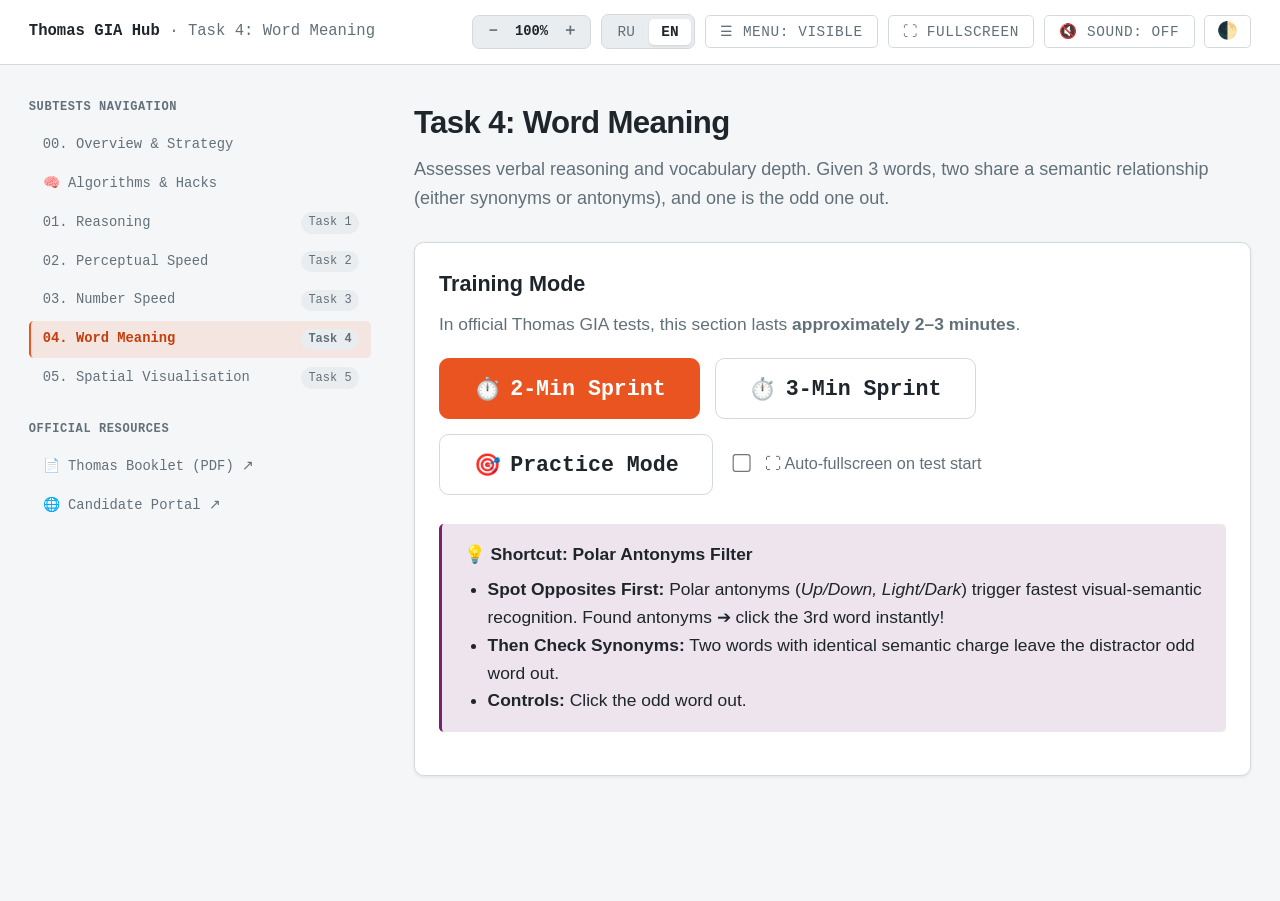
<file: word-meaning.html>
<!doctype html>
<html lang="en" data-lang="en">
<head>
  <meta charset="utf-8">
  <meta name="viewport" content="width=device-width, initial-scale=1">
  <title>GIA: Word Meaning — Thomas GIA Trainer</title>
  <link rel="stylesheet" href="style.css">
</head>
<body>

<div class="topbar">
  <div class="crumb">
    <a href="index.html"><b>Thomas GIA Hub</b></a> · Task 4: Word Meaning
  </div>
  <div class="spacer"></div>
  <div class="topbar-actions">
    <div class="scale-control pill-selector" title="UI Scaling: 50%–150% (Click % to reset 100%)">
      <button class="pill-option btn-scale-down" title="Zoom out">－</button>
      <span class="pill-label scale-value-label" style="cursor: pointer; padding: 2px 4px; user-select: none;">100%</span>
      <button class="pill-option btn-scale-up" title="Zoom in">＋</button>
    </div>
    <div class="pill-selector">
      <button class="pill-option lang-btn" data-lang="ru">RU</button>
      <button class="pill-option lang-btn active" data-lang="en">EN</button>
    </div>
    <button class="navlink btn-sidebar-toggle" title="Toggle Sidebar Menu">☰ Menu: Visible</button>
    <button id="btn-fullscreen-toggle" class="navlink" title="Toggle Fullscreen">⛶ Fullscreen</button>
        <button id="btn-sound-toggle" class="navlink">🔊 Sound</button>
    <button class="theme-toggle" title="Toggle theme">🌓</button>
  </div>
</div>

<div class="shell">
  <aside class="side">
        <div class="grp">
      <span class="grp-label i18n-ru">Разделы GIA</span>
      <span class="grp-label i18n-en">Subtests Navigation</span>
      <a href="index.html" class="">
        <span class="nav-text">
          <span class="i18n-ru">00. Обзор и стратегия</span>
          <span class="i18n-en">00. Overview & Strategy</span>
        </span>
      </a>
      <a href="algorithms.html" class="">
        <span class="nav-text">
          <span class="i18n-ru">🧠 Алгоритмы и хаки</span>
          <span class="i18n-en">🧠 Algorithms & Hacks</span>
        </span>
      </a>
      <a href="reasoning.html" class="">
        <span class="nav-text">
          <span class="i18n-ru">01. Рассуждения</span>
          <span class="i18n-en">01. Reasoning</span>
        </span>
        <span class="badge">Task 1</span>
      </a>
      <a href="perceptual-speed.html" class="">
        <span class="nav-text">
          <span class="i18n-ru">02. Скорость восприятия</span>
          <span class="i18n-en">02. Perceptual Speed</span>
        </span>
        <span class="badge">Task 2</span>
      </a>
      <a href="number-speed.html" class="">
        <span class="nav-text">
          <span class="i18n-ru">03. Числа и точность</span>
          <span class="i18n-en">03. Number Speed</span>
        </span>
        <span class="badge">Task 3</span>
      </a>
      <a href="word-meaning.html" class="active">
        <span class="nav-text">
          <span class="i18n-ru">04. Значение слов</span>
          <span class="i18n-en">04. Word Meaning</span>
        </span>
        <span class="badge">Task 4</span>
      </a>
      <a href="spatial-visualisation.html" class="">
        <span class="nav-text">
          <span class="i18n-ru">05. Пространство</span>
          <span class="i18n-en">05. Spatial Visualisation</span>
        </span>
        <span class="badge">Task 5</span>
      </a>
    </div>

<div class="grp">
      <span class="grp-label i18n-ru">Официальные ресурсы</span>
      <span class="grp-label i18n-en">Official Resources</span>
      <a href="https://www.thomas.co/sites/default/files/2025-03/GIA%20Example%20Booklet_2025.pdf" target="_blank"><span class="nav-text">📄 Thomas Booklet (PDF) ↗</span></a>
      <a href="https://www.thomas.co/thomas-candidate-test" target="_blank"><span class="nav-text">🌐 Candidate Portal ↗</span></a>
    </div>
  </aside>

  <main>
    <h1 class="page-title"><span class="i18n-ru">Task 4: Word Meaning (Значение слов)</span><span class="i18n-en">Task 4: Word Meaning</span></h1>
    <p class="page-sub">
      <span class="i18n-ru">
        Тест на словарный запас и поиск семантических связей. Даны 3 слова: два из них связаны между собой (как синонимы или антонимы), а третье является лишним.
      </span>
      <span class="i18n-en">
        Assesses verbal reasoning and vocabulary depth. Given 3 words, two share a semantic relationship (either synonyms or antonyms), and one is the odd one out.
      </span>
    </p>

    <!-- Setup Panel -->
    <div id="setup-panel" class="card">
      <h3><span class="i18n-ru">Режим тренировки</span><span class="i18n-en">Training Mode</span></h3>
      <p style="margin-bottom: 16px;">
        <span class="i18n-ru">В реальном тесте Thomas GIA на данный блок отводится <b>около 2–3 минут</b>.</span>
        <span class="i18n-en">In official Thomas GIA tests, this section lasts <b>approximately 2–3 minutes</b>.</span>
      </p>

      <div class="pill-row" style="display: flex; gap: 12px; margin-bottom: 24px; flex-wrap: wrap;">
        <button class="btn btn-primary btn-large" onclick="startTest(120)">
          ⏱️ <span class="i18n-ru">Спринт 2 минуты</span><span class="i18n-en">2-Min Sprint</span>
        </button>
        <button class="btn btn-large" onclick="startTest(180)">
          ⏱️ <span class="i18n-ru">Спринт 3 минуты</span><span class="i18n-en">3-Min Sprint</span>
        </button>
        <button class="btn btn-large" onclick="startTest(0)">
          🎯 <span class="i18n-ru">Бесконечная практика (С разбором)</span><span class="i18n-en">Practice Mode</span>
        </button>
      
      <div style="margin-top: 14px;">
        <label style="cursor: pointer; display: inline-flex; align-items: center; gap: 8px; font-size: 13.5px; color: var(--ink-muted); user-select: none;">
          <input type="checkbox" id="chk-auto-fs" onchange="setAutoFullscreen(this.checked)" style="cursor: pointer; width: 16px; height: 16px;">
          <span>⛶ <span class="i18n-ru">Авто-полный экран при старте</span><span class="i18n-en">Auto-fullscreen on test start</span></span>
        </label>
      </div>
      </div>

      <div class="callout canonical">
        <div class="callout-title">
          <span class="i18n-ru">💡 Алгоритм решения: Фильтр полярных антонимов</span>
          <span class="i18n-en">💡 Shortcut: Polar Antonyms Filter</span>
        </div>
        <div class="i18n-ru">
          <ul style="margin: 6px 0 0 0; padding-left: 20px; line-height: 1.6;">
            <li><b>Сначала ищите противоположности:</b> Антонимы (<i>Вверх/Вниз, День/Ночь</i>) мозг выхватывает быстрее всего. Нашли пару антонимов ➔ сразу кликайте 3-е слово!</li>
            <li><b>Если антонимов нет — ищите синонимы:</b> Два близких по смыслу слова (<i>Холодный/Ледяной</i>) отсекают третье несвязанное слово.</li>
            <li><b>Управление:</b> Кликайте мышью по лишнему слову.</li>
          </ul>
        </div>
        <div class="i18n-en">
          <ul style="margin: 6px 0 0 0; padding-left: 20px; line-height: 1.6;">
            <li><b>Spot Opposites First:</b> Polar antonyms (<i>Up/Down, Light/Dark</i>) trigger fastest visual-semantic recognition. Found antonyms ➔ click the 3rd word instantly!</li>
            <li><b>Then Check Synonyms:</b> Two words with identical semantic charge leave the distractor odd word out.</li>
            <li><b>Controls:</b> Click the odd word out.</li>
          </ul>
        </div>
      </div>
    </div>

    <!-- Test Arena -->
    <div id="test-arena" class="test-arena" style="display: none;">
      <div class="test-header">
        <div class="test-stats-row">
          <div class="stat-pill">
            <span class="label i18n-ru">Всего</span><span class="label i18n-en">Total</span>
            <span id="stat-answered" class="val">0</span>
          </div>
          <div class="stat-pill">
            <span class="label i18n-ru">Верно</span><span class="label i18n-en">Correct</span>
            <span id="stat-correct" class="val">0</span>
          </div>
          <div class="stat-pill">
            <span class="label i18n-ru">Точность</span><span class="label i18n-en">Accuracy</span>
            <span id="stat-accuracy" class="val">100%</span>
          </div>
          <div class="stat-pill">
            <span class="label i18n-ru">Темп</span><span class="label i18n-en">Speed</span>
            <span id="stat-speed" class="val">0 /мин</span>
          </div>
          <div class="stat-pill">
            <span class="label i18n-ru">Серия 🔥</span><span class="label i18n-en">Streak 🔥</span>
            <span id="stat-streak" class="val">0</span>
          </div>
        </div>
        <div id="timer-display" class="timer-box">02:00</div>
      </div>

      <div class="progress-bar-container">
        <div id="progress-fill" class="progress-bar-fill" style="width: 0%;"></div>
      </div>

      <div id="stage-arena" class="stage-content">
        <!-- Injected via JavaScript -->
      </div>
    </div>

    <!-- Results Panel -->
    <div id="results-panel" style="display: none;"></div>

  </main>
</div>

<script src="trainer-core.js"></script>
<script src="word-meaning.js"></script>
</body>
</html>
</file>
<file: style.css>
/* --- Internationalization Language Visibility --- */
html[data-lang="ru"] .i18n-en { display: none !important; }
html[data-lang="en"] .i18n-ru { display: none !important; }

:root {
  --bg: #f5f6f8;
  --surface: #ffffff;
  --surface-2: #eaedf0;
  --ink: #1e252b;
  --ink-muted: #627079;
  --border: #d4d9de;
  --accent: #e95420; /* Canonical Ubuntu Orange */
  --accent-ink: #c23e0c;
  --accent-soft: rgba(233, 84, 32, 0.10);
  --accent-contrast: #ffffff;
  --canonical-aubergine: #77216f;
  --canonical-aubergine-soft: rgba(119, 33, 111, 0.12);
  --good: #248a53;
  --good-soft: rgba(36, 138, 83, 0.10);
  --bad: #cf332b;
  --bad-soft: rgba(207, 51, 43, 0.10);
  --warn: #c9820a;
  --warn-soft: rgba(201, 130, 10, 0.12);
  --code-bg: #14181c;
  --code-ink: #e5ecef;
  --shadow: 0 1px 3px rgba(18, 25, 30, 0.08);
  --shadow-lg: 0 4px 14px rgba(18, 25, 30, 0.12);
  --radius: 8px;
}

@media (prefers-color-scheme: dark) {
  :root {
    --bg: #111518;
    --surface: #191f24;
    --surface-2: #212930;
    --ink: #e6ebef;
    --ink-muted: #8d9ba3;
    --border: #2c363e;
    --accent: #ff6e3a;
    --accent-ink: #ffa480;
    --accent-soft: rgba(255, 110, 58, 0.15);
    --accent-contrast: #0f1315;
    --canonical-aubergine: #a5469b;
    --canonical-aubergine-soft: rgba(165, 70, 155, 0.2);
    --good: #49c57d;
    --good-soft: rgba(73, 197, 125, 0.14);
    --bad: #f05a50;
    --bad-soft: rgba(240, 90, 80, 0.14);
    --warn: #e5a42e;
    --warn-soft: rgba(229, 164, 46, 0.15);
    --shadow: 0 1px 3px rgba(0, 0, 0, 0.45);
    --shadow-lg: 0 4px 18px rgba(0, 0, 0, 0.55);
  }
}

:root[data-theme="dark"] {
  --bg: #111518;
  --surface: #191f24;
  --surface-2: #212930;
  --ink: #e6ebef;
  --ink-muted: #8d9ba3;
  --border: #2c363e;
  --accent: #ff6e3a;
  --accent-ink: #ffa480;
  --accent-soft: rgba(255, 110, 58, 0.15);
  --accent-contrast: #0f1315;
  --canonical-aubergine: #a5469b;
  --canonical-aubergine-soft: rgba(165, 70, 155, 0.2);
  --good: #49c57d;
  --good-soft: rgba(73, 197, 125, 0.14);
  --bad: #f05a50;
  --bad-soft: rgba(240, 90, 80, 0.14);
  --warn: #e5a42e;
  --warn-soft: rgba(229, 164, 46, 0.15);
  --shadow: 0 1px 3px rgba(0, 0, 0, 0.45);
  --shadow-lg: 0 4px 18px rgba(0, 0, 0, 0.55);
}

:root[data-theme="light"] {
  --bg: #f5f6f8;
  --surface: #ffffff;
  --surface-2: #eaedf0;
  --ink: #1e252b;
  --ink-muted: #627079;
  --border: #d4d9de;
  --accent: #e95420;
  --accent-ink: #c23e0c;
  --accent-soft: rgba(233, 84, 32, 0.10);
  --accent-contrast: #ffffff;
  --canonical-aubergine: #77216f;
  --canonical-aubergine-soft: rgba(119, 33, 111, 0.12);
  --good: #248a53;
  --good-soft: rgba(36, 138, 83, 0.10);
  --bad: #cf332b;
  --bad-soft: rgba(207, 51, 43, 0.10);
  --warn: #c9820a;
  --warn-soft: rgba(201, 130, 10, 0.12);
  --shadow: 0 1px 3px rgba(18, 25, 30, 0.08);
  --shadow-lg: 0 4px 14px rgba(18, 25, 30, 0.12);
}

* { box-sizing: border-box; }
html {
  font-size: 16px;
  scroll-behavior: smooth;
}

body {
  background: var(--bg);
  color: var(--ink);
  margin: 0;
  font-family: -apple-system, BlinkMacSystemFont, "Segoe UI", Roboto, "Helvetica Neue", Arial, sans-serif;
  font-size: 1rem;
  line-height: 1.6;
  zoom: 1.2;
}

.mono, code, pre, kbd {
  font-family: ui-monospace, "SF Mono", "Cascadia Mono", "JetBrains Mono", Consolas, monospace;
}

a { color: var(--accent-ink); text-decoration: none; }
a:hover { text-decoration: underline; }

/* Top Navigation Bar */
.topbar {
  position: sticky;
  top: 0;
  z-index: 50;
  background: color-mix(in srgb, var(--surface) 92%, transparent);
  backdrop-filter: blur(8px);
  border-bottom: 1px solid var(--border);
  display: flex;
  align-items: center;
  gap: 14px;
  padding: 12px 24px;
}

.topbar .crumb {
  font-family: ui-monospace, monospace;
  font-size: 13px;
  color: var(--ink-muted);
  white-space: nowrap;
  overflow: hidden;
  text-overflow: ellipsis;
}

.topbar .crumb a { color: var(--ink-muted); }
.topbar .crumb a:hover { color: var(--accent-ink); }
.topbar .crumb b { color: var(--ink); font-weight: 600; }
.topbar .spacer { flex: 1; }

.topbar-actions {
  display: flex;
  align-items: center;
  gap: 8px;
}

.navlink {
  font-family: ui-monospace, monospace;
  font-size: 12px;
  text-transform: uppercase;
  letter-spacing: .04em;
  color: var(--ink-muted);
  padding: 6px 12px;
  border-radius: 4px;
  border: 1px solid var(--border);
  background: var(--surface);
  white-space: nowrap;
  cursor: pointer;
  transition: all .15s ease;
}

.navlink:hover {
  color: var(--accent-ink);
  background: var(--accent-soft);
  border-color: color-mix(in srgb, var(--accent) 40%, var(--border));
  text-decoration: none;
}

.theme-toggle {
  background: none;
  border: 1px solid var(--border);
  border-radius: 4px;
  color: var(--ink-muted);
  padding: 6px 10px;
  cursor: pointer;
  font-size: 14px;
  line-height: 1;
}
.theme-toggle:hover { color: var(--ink); background: var(--surface-2); }

/* Shell Layout */
.shell {
  display: flex;
  max-width: 1320px;
  margin: 0 auto;
  gap: 36px;
  padding: 28px 24px 90px;
  align-items: flex-start;
}

.side {
  flex: 0 0 285px;
  position: sticky;
  top: 72px;
  font-family: ui-monospace, monospace;
  font-size: 11.5px;
}

.side .grp { margin-bottom: 20px; }
.side .grp-label {
  text-transform: uppercase;
  letter-spacing: .05em;
  font-size: 10px;
  color: var(--ink-muted);
  margin-bottom: 8px;
  display: block;
  font-weight: 600;
}

.side a {
  display: flex;
  align-items: center;
  justify-content: space-between;
  padding: 6px 10px;
  margin: 2px 0;
  border-radius: 4px;
  color: var(--ink-muted);
  border-left: 2px solid transparent;
  transition: all .15s ease;
  gap: 8px;
  white-space: nowrap;
}

.side a .nav-text {
  flex: 1;
  overflow: hidden;
  text-overflow: ellipsis;
  white-space: nowrap;
}

.side a:hover {
  color: var(--accent-ink);
  background: var(--accent-soft);
  text-decoration: none;
}

.side a.active {
  color: var(--accent-ink);
  border-left-color: var(--accent);
  background: var(--accent-soft);
  font-weight: 600;
}

.side .badge {
  font-size: 10px;
  padding: 1px 6px;
  border-radius: 10px;
  background: var(--surface-2);
  color: var(--ink-muted);
}

main {
  flex: 1;
  min-width: 0;
}

@media (max-width: 920px) {
  .side { display: none; }
  .shell { padding-top: 16px; }
}

/* Headings */
h1.page-title {
  font-size: 26px;
  font-weight: 700;
  letter-spacing: -0.02em;
  margin: 0 0 6px;
}

.page-sub {
  color: var(--ink-muted);
  font-size: 15px;
  margin: 0 0 24px;
}

h2 {
  font-family: ui-monospace, monospace;
  text-transform: uppercase;
  letter-spacing: .05em;
  font-size: 13px;
  color: var(--accent-ink);
  margin: 36px 0 12px;
  display: flex;
  align-items: center;
  gap: 8px;
}

h2 .n {
  color: var(--ink-muted);
  font-weight: normal;
}

/* Cards */
.card {
  background: var(--surface);
  border: 1px solid var(--border);
  border-radius: var(--radius);
  padding: 20px;
  margin-bottom: 16px;
  box-shadow: var(--shadow);
}

.card h3 {
  margin: 0 0 8px;
  font-size: 18px;
  font-weight: 600;
}

.card p {
  margin: 6px 0 0;
  color: var(--ink-muted);
  font-size: 14.5px;
}

.grid {
  display: grid;
  grid-template-columns: 1fr;
  gap: 16px;
}

@media (min-width: 640px) {
  .grid.cols-2 { grid-template-columns: 1fr 1fr; }
  .grid.cols-3 { grid-template-columns: 1fr 1fr 1fr; }
  .grid.cols-5 { grid-template-columns: repeat(5, 1fr); }
}

/* Chips / Badges */
.chip {
  font-family: ui-monospace, monospace;
  font-size: 11px;
  letter-spacing: .04em;
  text-transform: uppercase;
  padding: 3px 8px;
  border-radius: 12px;
  display: inline-block;
  font-weight: 600;
}

.chip.canonical {
  background: var(--canonical-aubergine-soft);
  color: var(--canonical-aubergine);
  border: 1px solid color-mix(in srgb, var(--canonical-aubergine) 30%, transparent);
}

.chip.good {
  background: var(--good-soft);
  color: var(--good);
  border: 1px solid color-mix(in srgb, var(--good) 30%, transparent);
}

.chip.bad {
  background: var(--bad-soft);
  color: var(--bad);
  border: 1px solid color-mix(in srgb, var(--bad) 30%, transparent);
}

.chip.warn {
  background: var(--warn-soft);
  color: var(--warn);
  border: 1px solid color-mix(in srgb, var(--warn) 30%, transparent);
}

.chip.neutral {
  background: var(--surface-2);
  color: var(--ink-muted);
  border: 1px solid var(--border);
}

/* Callout */
.callout {
  background: var(--accent-soft);
  border-left: 3px solid var(--accent);
  border-radius: 4px;
  padding: 14px 18px;
  margin: 16px 0;
  font-size: 14.5px;
}

.callout.canonical {
  background: var(--canonical-aubergine-soft);
  border-left-color: var(--canonical-aubergine);
}

.callout-title {
  font-weight: 600;
  margin-bottom: 4px;
  display: flex;
  align-items: center;
  gap: 8px;
}

/* Test Arena / Practice Area */
.test-arena {
  background: var(--surface);
  border: 2px solid var(--border);
  border-radius: 10px;
  padding: 24px;
  box-shadow: var(--shadow-lg);
  margin-bottom: 20px;
  position: relative;
  min-height: 420px;
  display: flex;
  flex-direction: column;
}

.test-header {
  display: flex;
  align-items: center;
  justify-content: space-between;
  border-bottom: 1px solid var(--border);
  padding-bottom: 14px;
  margin-bottom: 20px;
  flex-wrap: wrap;
  gap: 12px;
}

.test-stats-row {
  display: flex;
  align-items: center;
  gap: 16px;
  font-family: ui-monospace, monospace;
  font-size: 13px;
}

.stat-pill {
  display: flex;
  flex-direction: column;
  align-items: center;
  background: var(--surface-2);
  padding: 4px 12px;
  border-radius: 6px;
  border: 1px solid var(--border);
}

.stat-pill .label {
  font-size: 10px;
  text-transform: uppercase;
  color: var(--ink-muted);
  letter-spacing: .05em;
}

.stat-pill .val {
  font-weight: 700;
  font-size: 16px;
  color: var(--ink);
}

.timer-box {
  font-family: ui-monospace, monospace;
  font-size: 24px;
  font-weight: 700;
  color: var(--accent-ink);
  background: var(--surface-2);
  padding: 6px 14px;
  border-radius: 6px;
  border: 1px solid var(--border);
  letter-spacing: 0.05em;
}

.timer-box.hurry {
  color: var(--bad);
  animation: pulse 1s infinite;
}

@keyframes pulse {
  0%, 100% { opacity: 1; }
  50% { opacity: 0.5; }
}

.progress-bar-container {
  width: 100%;
  height: 6px;
  background: var(--surface-2);
  border-radius: 3px;
  overflow: hidden;
  margin-bottom: 20px;
}

.progress-bar-fill {
  height: 100%;
  background: var(--accent);
  transition: width .2s linear;
}

/* Question Stage */
.stage-content {
  flex: 1;
  display: flex;
  flex-direction: column;
  align-items: center;
  justify-content: center;
  text-align: center;
  padding: 20px 10px;
  min-height: 240px;
}

.statement-text {
  font-size: 26px;
  font-weight: 600;
  color: var(--ink);
  margin-bottom: 24px;
  line-height: 1.4;
  max-width: 680px;
}

.question-text {
  font-size: 26px;
  font-weight: 600;
  color: var(--ink);
  margin-bottom: 26px;
}

.helper-text {
  font-size: 14px;
  color: var(--ink-muted);
  margin-top: 16px;
  font-family: ui-monospace, monospace;
}

/* Button & Controls */
.btn {
  font-family: ui-monospace, monospace;
  font-size: 14px;
  font-weight: 600;
  padding: 10px 20px;
  border-radius: 6px;
  border: 1px solid var(--border);
  background: var(--surface);
  color: var(--ink);
  cursor: pointer;
  transition: all .15s ease;
  display: inline-flex;
  align-items: center;
  justify-content: center;
  gap: 8px;
  text-decoration: none;
}

.btn:hover {
  background: var(--surface-2);
  border-color: var(--ink-muted);
}

.btn-primary {
  background: var(--accent);
  color: var(--accent-contrast);
  border-color: var(--accent);
}

.btn-primary:hover {
  background: color-mix(in srgb, var(--accent) 85%, black);
  border-color: color-mix(in srgb, var(--accent) 85%, black);
  color: var(--accent-contrast);
}

.btn-large {
  font-size: 18px;
  padding: 14px 28px;
  border-radius: 8px;
}

.btn-choice {
  display: inline-flex;
  flex-direction: column;
  align-items: center;
  justify-content: center;
  font-size: 20px;
  font-weight: 600;
  padding: 16px 32px;
  border-radius: 8px;
  border: 2px solid var(--border);
  min-width: 140px;
  cursor: pointer;
  background: var(--surface);
  color: var(--ink);
  transition: all .15s ease;
  box-shadow: var(--shadow);
}

.btn-choice:hover {
  border-color: var(--accent);
  background: var(--accent-soft);
  transform: translateY(-1px);
}

.btn-choice:active {
  transform: translateY(0);
}

.btn-choice .key-hint {
  font-size: 11px;
  color: var(--ink-muted);
  display: block;
  font-weight: normal;
  margin-top: 4px;
}

.btn-choice.correct {
  background: var(--good-soft) !important;
  border-color: var(--good) !important;
  color: var(--good) !important;
}

.btn-choice.incorrect {
  background: var(--bad-soft) !important;
  border-color: var(--bad) !important;
  color: var(--bad) !important;
}

.choices-row {
  display: flex;
  gap: 16px;
  justify-content: center;
  flex-wrap: wrap;
}

/* Feedback alert below stage */
.feedback-box {
  padding: 12px 18px;
  border-radius: 6px;
  font-size: 14.5px;
  margin-top: 16px;
  animation: fadeIn .2s ease;
  text-align: left;
}

.feedback-box.good {
  background: var(--good-soft);
  border: 1px solid var(--good);
  color: var(--good);
}

.feedback-box.bad {
  background: var(--bad-soft);
  border: 1px solid var(--bad);
  color: var(--bad);
}

@keyframes fadeIn {
  from { opacity: 0; transform: translateY(4px); }
  to { opacity: 1; transform: translateY(0); }
}

/* Specific Sub-Test Layouts */

/* 02. Perceptual Speed Letter Columns */
.pairs-matrix, .letter-matrix {
  display: flex;
  justify-content: center;
  gap: 24px;
  margin: 20px 0 28px;
  flex-wrap: wrap;
}

.pair-column, .letter-col {
  display: flex;
  flex-direction: column;
  align-items: center;
  gap: 12px;
  background: var(--surface-2);
  padding: 18px 24px;
  border-radius: 10px;
  border: 2px solid var(--border);
  box-shadow: var(--shadow);
  min-width: 70px;
}

.pair-cell, .letter-char {
  font-size: 36px;
  font-weight: 700;
  font-family: ui-monospace, monospace;
  line-height: 1.1;
  color: var(--ink);
  text-align: center;
}

.pair-cell.top {
  border-bottom: 2px solid var(--border);
  padding-bottom: 12px;
  width: 100%;
}

.pair-cell.bottom {
  padding-top: 4px;
  width: 100%;
}

/* Number Choice Buttons for Perceptual Speed (0-4) & Spatial (0-2) */
.btn-choice-num {
  display: inline-flex;
  flex-direction: column;
  align-items: center;
  justify-content: center;
  font-size: 24px;
  font-weight: 700;
  font-family: ui-monospace, monospace;
  padding: 12px 22px;
  border-radius: 8px;
  border: 2px solid var(--border);
  min-width: 72px;
  cursor: pointer;
  background: var(--surface);
  color: var(--ink);
  transition: all .15s ease;
  box-shadow: var(--shadow);
}

.btn-choice-num:hover {
  border-color: var(--accent);
  background: var(--accent-soft);
  transform: translateY(-2px);
}

.btn-choice-num:active {
  transform: translateY(0);
}

.btn-choice-num .key-hint {
  font-size: 11px;
  color: var(--ink-muted);
  display: block;
  font-weight: normal;
  margin-top: 4px;
}

.btn-choice-num.correct {
  background: var(--good-soft) !important;
  border-color: var(--good) !important;
  color: var(--good) !important;
}

.btn-choice-num.incorrect {
  background: var(--bad-soft) !important;
  border-color: var(--bad) !important;
  color: var(--bad) !important;
}

/* 04. Word Meaning Cards */
.words-row {
  display: flex;
  justify-content: center;
  gap: 18px;
  margin: 18px 0 26px;
  flex-wrap: wrap;
}

.word-card {
  display: inline-flex;
  flex-direction: column;
  align-items: center;
  justify-content: center;
  background: var(--surface);
  color: var(--ink);
  padding: 14px 26px;
  border-radius: 8px;
  border: 2px solid var(--border);
  min-width: 140px;
  cursor: pointer;
  transition: all .15s ease;
  box-shadow: var(--shadow);
}

.word-card .word-text {
  font-size: 20px;
  font-weight: 600;
  line-height: 1.2;
}

.word-card .word-key-hint {
  font-size: 11px;
  color: var(--ink-muted);
  display: block;
  font-weight: normal;
  margin-top: 5px;
  font-family: ui-monospace, monospace;
}

.word-card:hover {
  border-color: var(--accent);
  background: var(--accent-soft);
  transform: translateY(-2px);
}

.word-card:active {
  transform: translateY(0);
}

.word-card.correct {
  background: var(--good-soft) !important;
  border-color: var(--good) !important;
  color: var(--good) !important;
}

.word-card.incorrect {
  background: var(--bad-soft) !important;
  border-color: var(--bad) !important;
  color: var(--bad) !important;
}

/* Number Speed Row */
.number-row, .numbers-row {
  display: flex;
  justify-content: center;
  gap: 18px;
  margin: 14px 0 24px;
}

.number-card {
  display: inline-flex;
  flex-direction: column;
  align-items: center;
  justify-content: center;
  background: var(--surface);
  color: var(--ink);
  padding: 12px 22px;
  border-radius: 8px;
  border: 2px solid var(--border);
  min-width: 90px;
  cursor: pointer;
  transition: all .15s ease;
  box-shadow: var(--shadow);
}

.number-card .number-val, .number-card .num-val {
  font-size: 26px;
  font-weight: 700;
  font-family: ui-monospace, monospace;
  line-height: 1.1;
}

.number-card .number-key-hint, .number-card .key-hint {
  font-size: 11px;
  color: var(--ink-muted);
  display: block;
  font-weight: normal;
  margin-top: 4px;
  font-family: ui-monospace, monospace;
}

.number-card:hover {
  border-color: var(--accent);
  background: var(--accent-soft);
  transform: translateY(-2px);
}

.number-card:active {
  transform: translateY(0);
}

.number-card.correct {
  background: var(--good-soft) !important;
  border-color: var(--good) !important;
  color: var(--good) !important;
}

.number-card.incorrect {
  background: var(--bad-soft) !important;
  border-color: var(--bad) !important;
  color: var(--bad) !important;
}

/* 05. Spatial Visualisation Pairs & Glyphs */
.spatial-pair-container, .spatial-boxes-container {
  display: flex;
  justify-content: center;
  gap: 32px;
  margin: 20px 0 28px;
  flex-wrap: wrap;
}

.spatial-pair-card, .spatial-box {
  background: var(--surface-2);
  border: 2px solid var(--border);
  border-radius: 12px;
  padding: 18px 24px 22px;
  display: flex;
  flex-direction: column;
  align-items: center;
  box-shadow: var(--shadow);
  min-width: 260px;
}

.spatial-pair-card .box-num, .spatial-box .box-num {
  font-family: ui-monospace, monospace;
  font-size: 13px;
  font-weight: 700;
  color: var(--ink-muted);
  text-transform: uppercase;
  letter-spacing: .05em;
  margin-bottom: 14px;
}

.spatial-glyphs-row {
  display: flex;
  align-items: center;
  justify-content: center;
  gap: 16px;
}

.spatial-glyph-wrapper {
  width: 105px;
  height: 105px;
  display: flex;
  align-items: center;
  justify-content: center;
  background: var(--surface);
  border-radius: 10px;
  border: 2px solid var(--border);
  box-shadow: var(--shadow);
  transition: all .15s ease;
}

.spatial-divider-v {
  width: 1px;
  height: 70px;
  background: var(--border);
  margin: 0 4px;
}

/* Toggle Pills */
.pill-selector {
  display: inline-flex;
  background: var(--surface-2);
  border: 1px solid var(--border);
  border-radius: 6px;
  padding: 3px;
  gap: 2px;
}

.pill-option {
  font-family: ui-monospace, monospace;
  font-size: 12px;
  padding: 4px 10px;
  border-radius: 4px;
  border: none;
  background: transparent;
  color: var(--ink-muted);
  cursor: pointer;
  font-weight: 500;
  transition: all .15s;
}

.pill-option:hover {
  color: var(--ink);
}

.pill-option.active {
  background: var(--surface);
  color: var(--ink);
  font-weight: 600;
  box-shadow: 0 1px 2px rgba(0,0,0,0.1);
}

/* Results Screen */
.results-modal {
  text-align: center;
  padding: 24px;
}

.results-score-big {
  font-size: 54px;
  font-weight: 800;
  font-family: ui-monospace, monospace;
  color: var(--accent-ink);
  line-height: 1;
  margin: 16px 0 8px;
}

.results-table {
  width: 100%;
  border-collapse: collapse;
  margin: 20px 0;
  font-size: 14.5px;
}

.results-table th, .results-table td {
  padding: 8px 12px;
  border-bottom: 1px solid var(--border);
  text-align: left;
}

.results-table th {
  font-family: ui-monospace, monospace;
  font-size: 11px;
  text-transform: uppercase;
  color: var(--ink-muted);
}

kbd {
  background: var(--surface-2);
  border: 1px solid var(--border);
  border-radius: 3px;
  padding: 2px 6px;
  font-size: 11px;
  color: var(--ink);
  box-shadow: 0 1px 0 rgba(0,0,0,0.15);
}

/* --- Answer Review Breakdown (Results Screen) --- */
.review-section {
  margin-top: 32px;
  text-align: left;
  border-top: 1px solid var(--border);
  padding-top: 24px;
}

.review-section-title {
  font-size: 20px;
  font-weight: 700;
  margin-bottom: 14px;
  display: flex;
  justify-content: space-between;
  align-items: center;
  flex-wrap: wrap;
  gap: 10px;
}

.review-filter-tabs {
  display: inline-flex;
  background: var(--surface-2);
  border: 1px solid var(--border);
  border-radius: 6px;
  padding: 3px;
  gap: 4px;
}

.review-tab-btn {
  font-family: ui-monospace, monospace;
  font-size: 12.5px;
  padding: 6px 12px;
  border-radius: 4px;
  border: none;
  background: transparent;
  color: var(--ink-muted);
  cursor: pointer;
  font-weight: 500;
  transition: all .15s;
}

.review-tab-btn:hover {
  color: var(--ink);
}

.review-tab-btn.active {
  background: var(--surface);
  color: var(--ink);
  font-weight: 700;
  box-shadow: 0 1px 3px rgba(0,0,0,0.1);
}

.review-list {
  display: flex;
  flex-direction: column;
  gap: 12px;
  margin-top: 16px;
}

.review-card {
  background: var(--surface);
  border: 1px solid var(--border);
  border-radius: 8px;
  padding: 14px 18px;
  transition: all .15s;
  box-shadow: var(--shadow);
}

.review-card.incorrect {
  border-left: 4px solid var(--bad);
  background: rgba(239, 68, 68, 0.03);
}

.review-card.correct {
  border-left: 4px solid var(--good);
  background: rgba(34, 197, 94, 0.02);
}

.review-card-header {
  display: flex;
  justify-content: space-between;
  align-items: center;
  margin-bottom: 8px;
  font-size: 12px;
  font-family: ui-monospace, monospace;
}

.review-card-num {
  font-weight: 700;
  color: var(--ink-muted);
}

.review-badge {
  padding: 2px 8px;
  border-radius: 4px;
  font-weight: 600;
  font-size: 11.5px;
}

.review-badge.good {
  background: var(--good-soft);
  color: var(--good);
  border: 1px solid var(--good);
}

.review-badge.bad {
  background: var(--bad-soft);
  color: var(--bad);
  border: 1px solid var(--bad);
}

.review-latency {
  color: var(--ink-muted);
  font-size: 11.5px;
}

.review-prompt {
  font-size: 15px;
  color: var(--ink);
  margin-bottom: 10px;
  line-height: 1.5;
}

.review-answers-row {
  display: flex;
  gap: 10px;
  flex-wrap: wrap;
  margin-bottom: 10px;
  font-size: 13.5px;
}

.ans-tag {
  padding: 4px 10px;
  border-radius: 4px;
  display: inline-flex;
  align-items: center;
  gap: 4px;
}

.ans-tag.user.bad {
  background: var(--bad-soft);
  color: var(--bad);
  border: 1px solid var(--bad);
}

.ans-tag.user.good {
  background: var(--good-soft);
  color: var(--good);
  border: 1px solid var(--good);
}

.ans-tag.correct-val {
  background: var(--surface-2);
  color: var(--ink);
  border: 1px solid var(--border);
}

.review-explanation-box {
  background: var(--surface-2);
  border-radius: 6px;
  padding: 8px 12px;
  font-size: 13px;
  color: var(--ink);
  border-left: 3px solid var(--accent);
  line-height: 1.45;
}

.review-empty-state {
  text-align: center;
  padding: 24px;
  color: var(--ink-muted);
  font-style: italic;
  background: var(--surface-2);
  border-radius: 8px;
}

.statement-box {
  font-size: 28px;
  font-weight: 600;
  color: var(--ink);
  background: var(--surface-2);
  border: 2px dashed var(--accent);
  border-radius: 10px;
  padding: 26px 36px;
  margin: 18px auto;
  max-width: 680px;
  cursor: pointer;
  transition: all .15s ease;
  user-select: none;
  display: flex;
  align-items: center;
  justify-content: center;
  text-align: center;
}

.statement-box:hover {
  background: var(--accent-soft);
  border-style: solid;
  transform: translateY(-2px);
  box-shadow: var(--shadow);
}

/* Scale Stepper Control */
.scale-control {
  display: inline-flex;
  align-items: center;
  background: var(--surface-2);
  border: 1px solid var(--border);
  border-radius: 6px;
  padding: 2px 4px;
  gap: 2px;
}

.scale-control .pill-option {
  font-size: 13px;
  font-weight: 700;
  line-height: 1;
  padding: 4px 6px;
  cursor: pointer;
  border-radius: 4px;
  color: var(--ink-muted);
}

.scale-control .pill-option:hover {
  color: var(--accent-ink);
  background: var(--accent-soft);
}

.scale-control .pill-label {
  font-size: 11.5px;
  font-weight: 600;
  color: var(--ink);
  font-family: ui-monospace, monospace;
}

/* Sidebar Hidden Mode */
html[data-sidebar="hidden"] .side {
  display: none !important;
}

html[data-sidebar="hidden"] .shell {
  max-width: 1060px;
  justify-content: center;
}

html[data-sidebar="hidden"] main {
  flex: 1;
  width: 100%;
  max-width: 100%;
}
</file>
